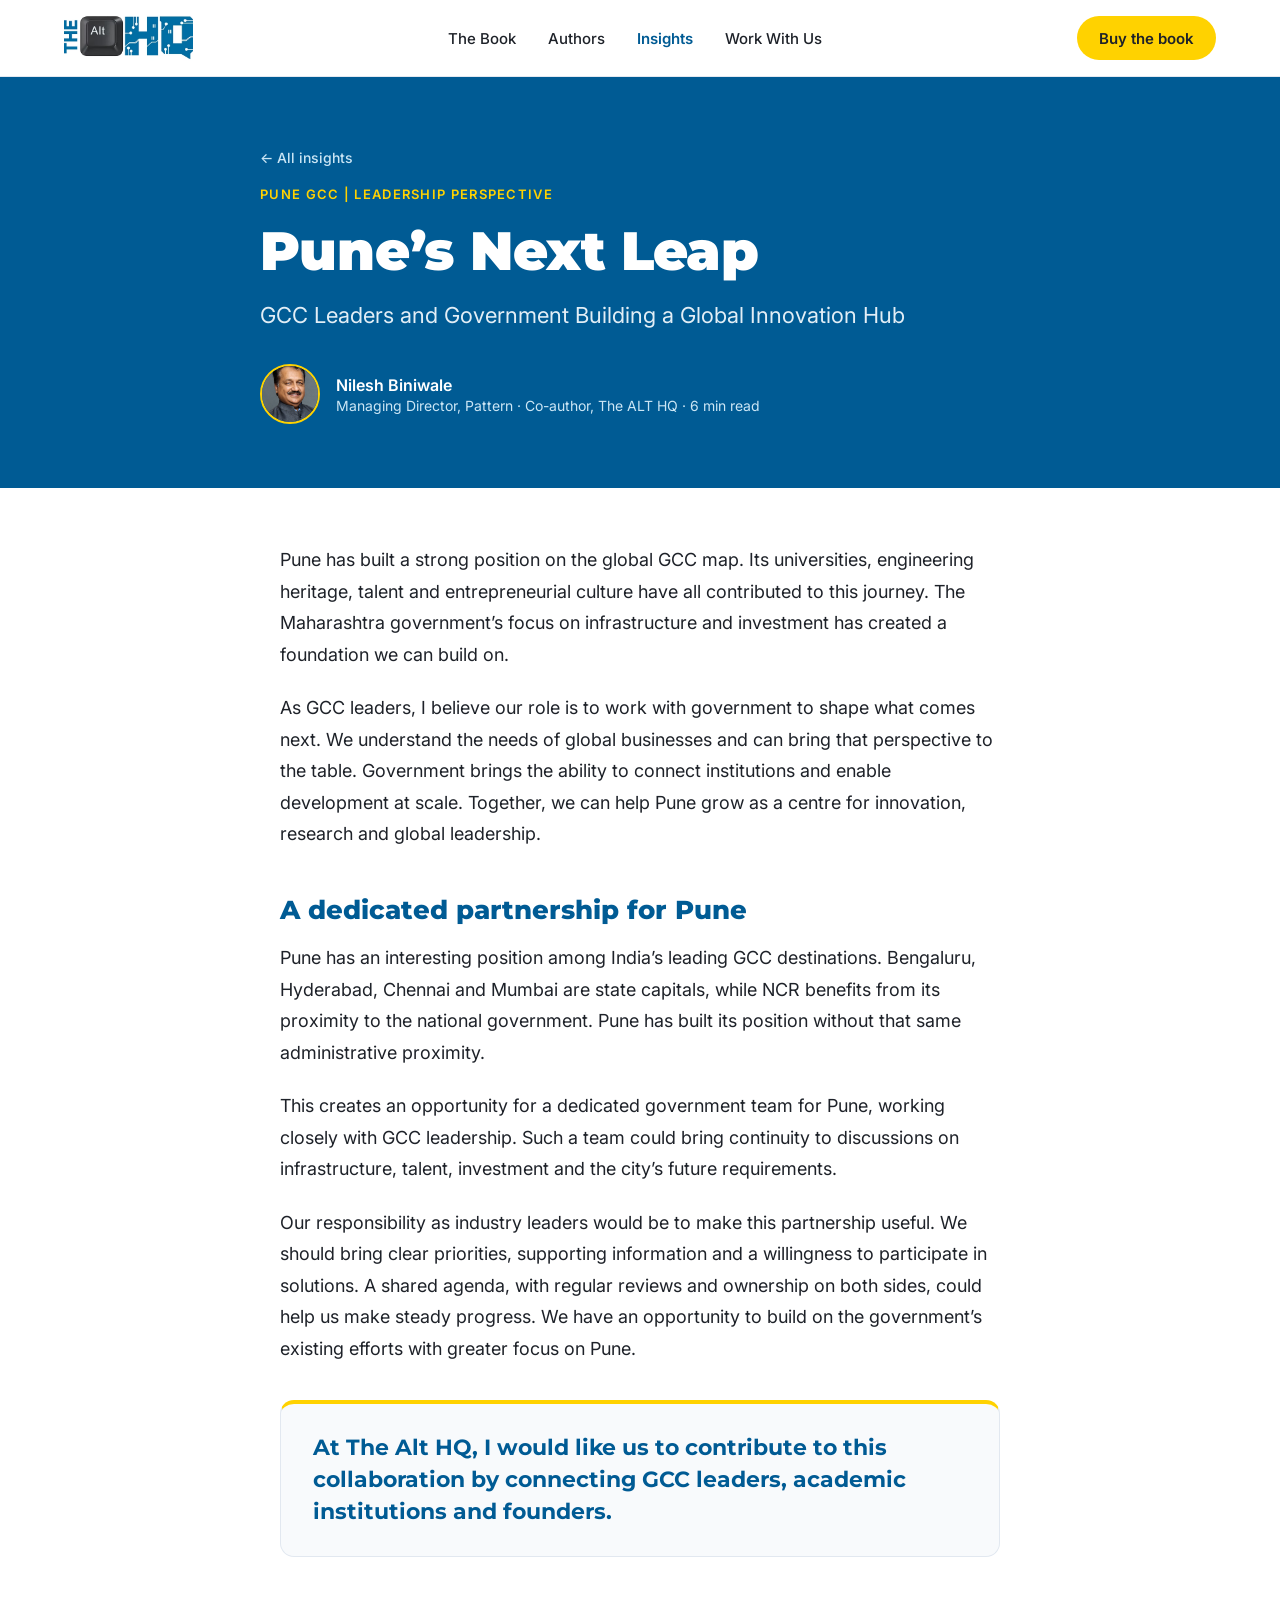
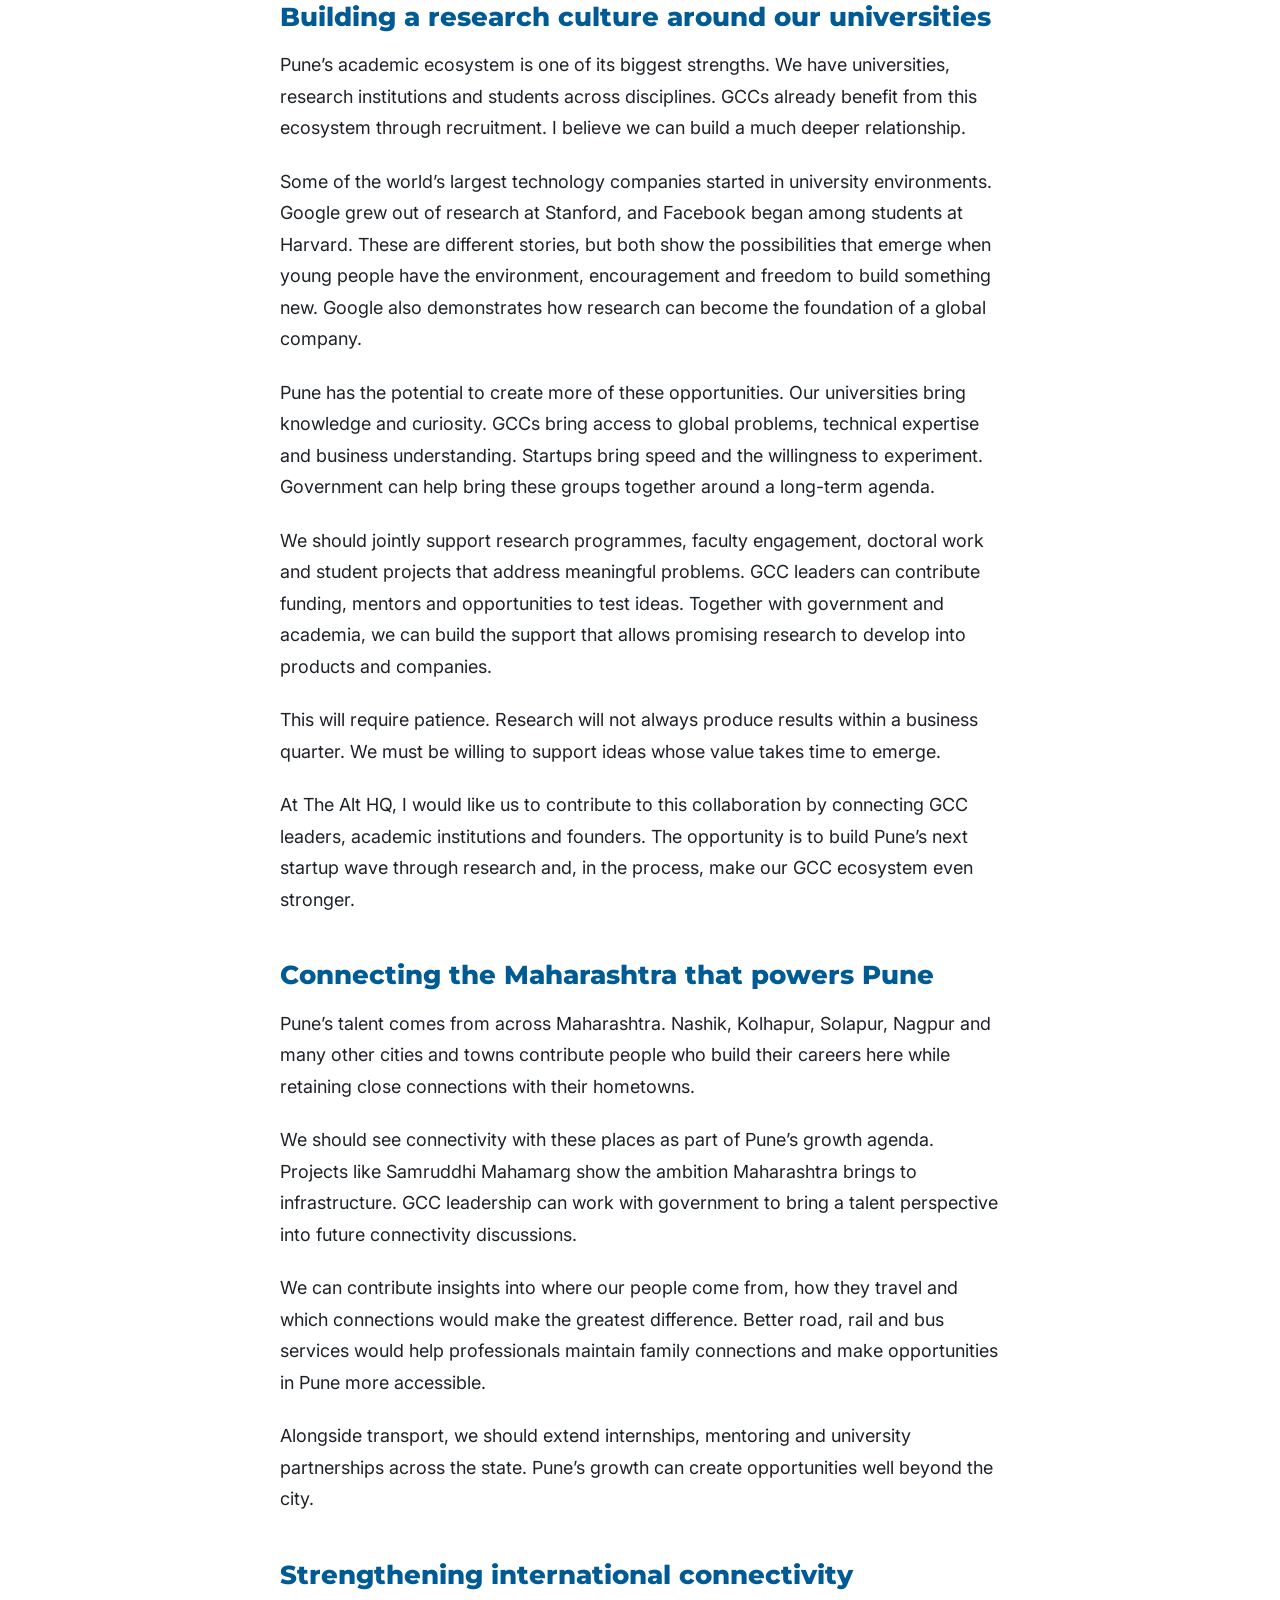
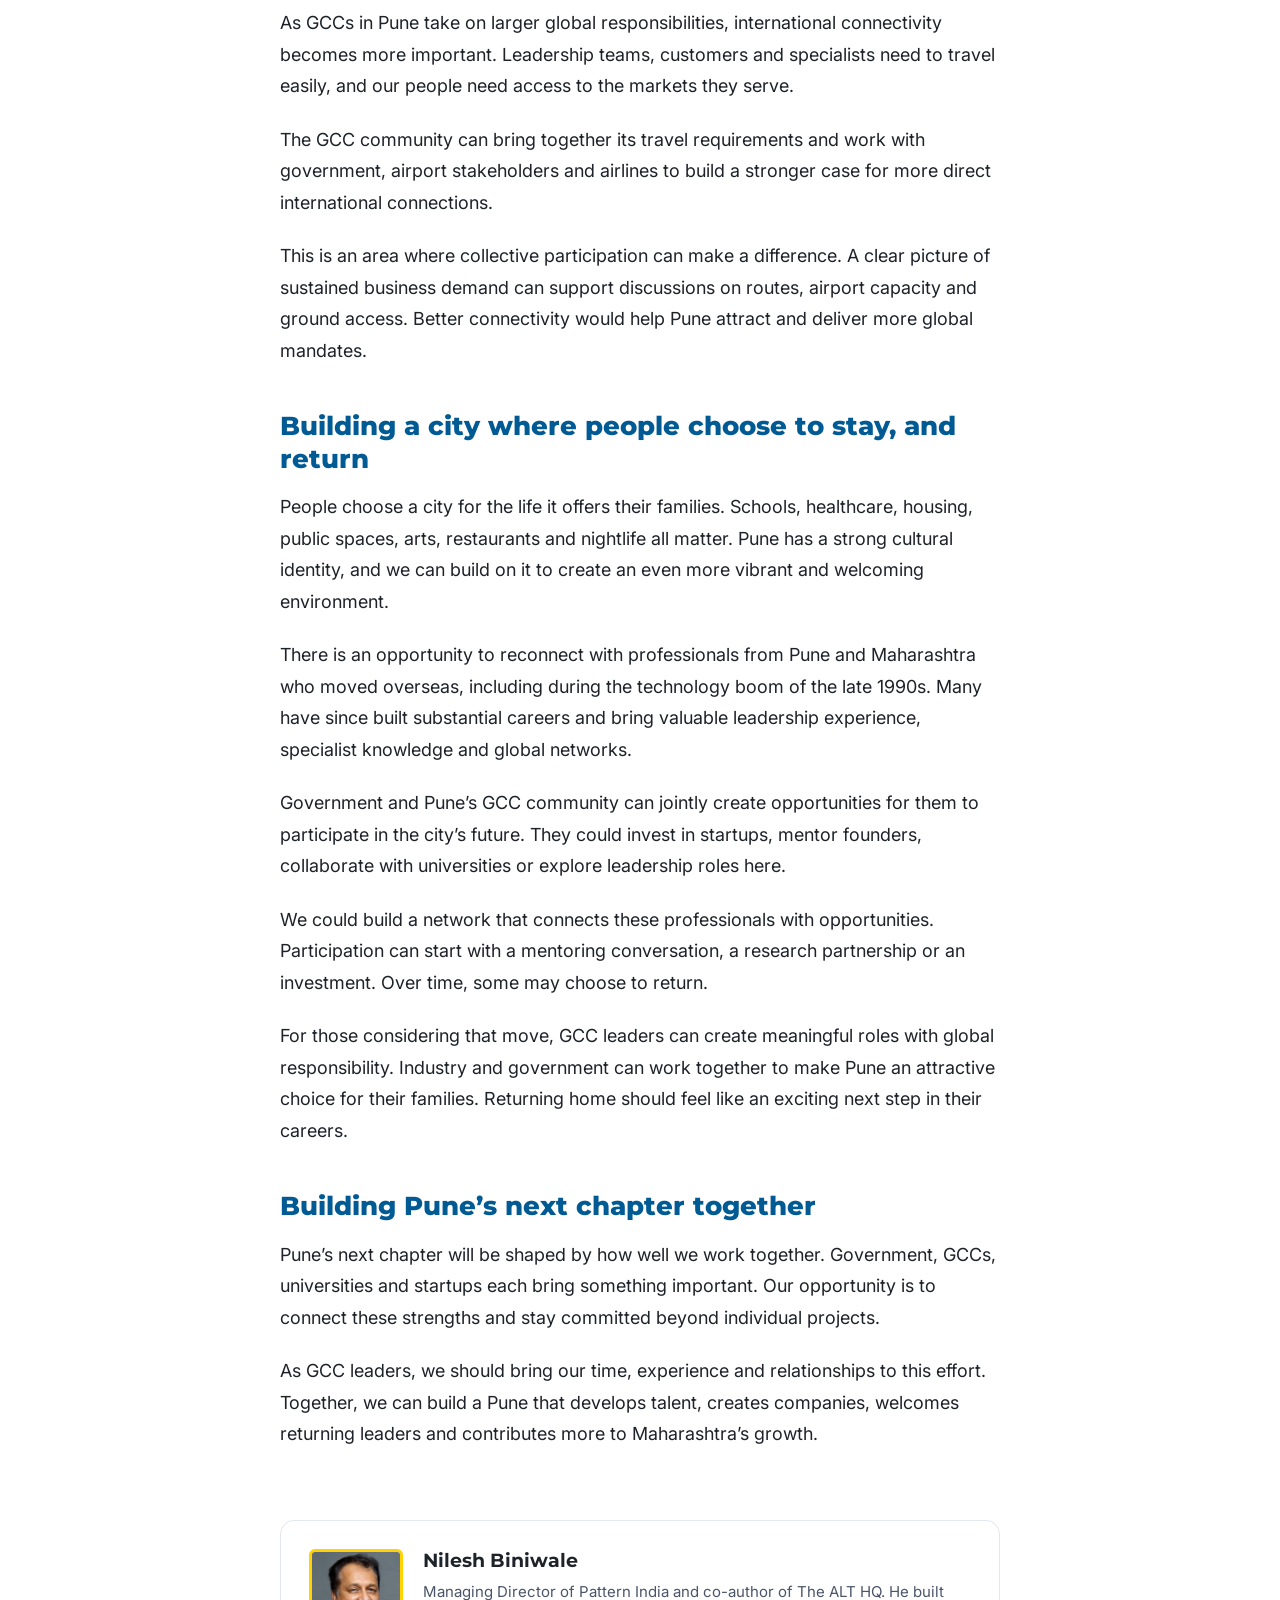
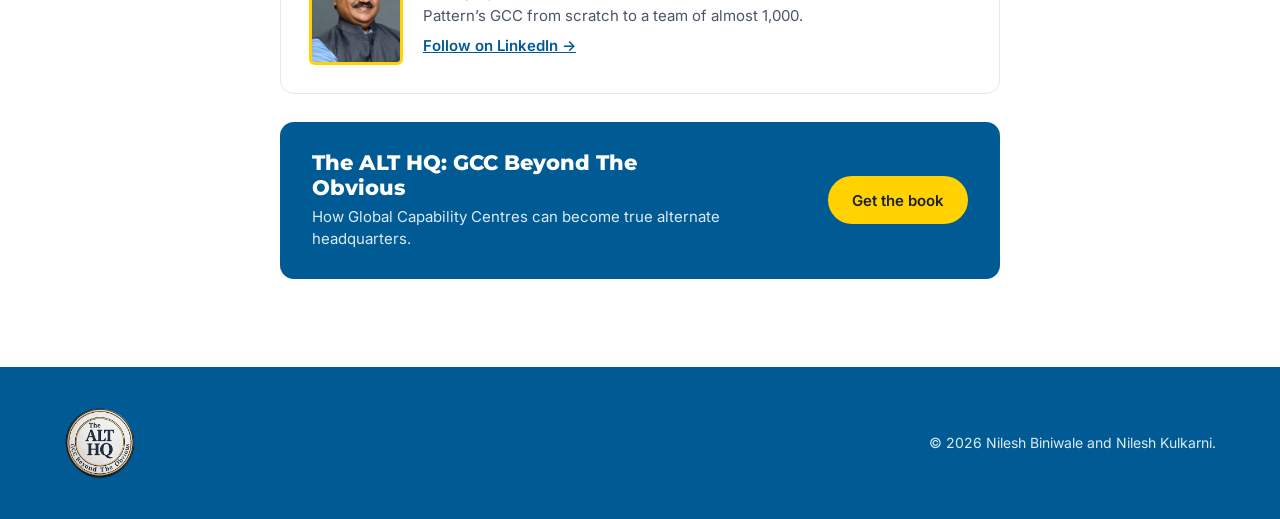
<file: insights/punes-next-leap.html>
<!doctype html>
<html lang="en-IN">
<head>
<meta charset="utf-8">
<meta name="viewport" content="width=device-width, initial-scale=1">
<title>Pune’s Next Leap | The ALT HQ</title>
<meta name="description" content="Nilesh Biniwale on how GCC leaders and government can build Pune into a global innovation hub.">
<meta property="og:title" content="Pune’s Next Leap | The ALT HQ">
<meta property="og:description" content="Nilesh Biniwale on how GCC leaders and government can build Pune into a global innovation hub.">
<meta property="og:type" content="article">
<meta property="og:image" content="../assets/cover-front-flat.jpg">
<meta name="theme-color" content="#005B94">
<link rel="icon" href="../assets/seal.png">
<link rel="preconnect" href="https://fonts.googleapis.com">
<link href="https://fonts.googleapis.com/css2?family=Montserrat:wght@600;700;800;900&amp;family=Inter:wght@400;500;600&amp;display=swap" rel="stylesheet">
<link rel="stylesheet" href="../css/article.css">
</head>
<body>
<div style="font-family: 'Inter', -apple-system, sans-serif; color: #1E2229; background: #FFFFFF; width: 100%; min-height: 100vh">

<header class="art-pad" style="position: sticky; top: 0; z-index: 10; background: #FFFFFF; border-bottom: 1px solid #E2E8F0; padding: 0 64px">
<nav style="max-width: 1240px; margin: 0 auto; height: 76px; display: flex; align-items: center; justify-content: space-between; gap: 24px" aria-label="Main">
<a href="../index.html" aria-label="The ALT HQ home" style="display: flex; align-items: center; text-decoration: none"><img src="../assets/wordmark.png" alt="The ALT HQ" class="art-logo" style="height: 46px; width: auto; display: block"></a>
<div class="art-nav-links" style="display: flex; align-items: center; gap: 32px; font-size: 15px; font-weight: 500">
<a href="../index.html#book" style="color: #1E2229; text-decoration: none">The Book</a>
<a href="../index.html#authors" style="color: #1E2229; text-decoration: none">Authors</a>
<a href="../index.html#insights" style="color: #005B94; text-decoration: none; font-weight: 600">Insights</a>
<a href="../index.html#work" style="color: #1E2229; text-decoration: none">Work With Us</a>
</div>
<a href="../index.html#buy" style="display: inline-flex; align-items: center; min-height: 44px; padding: 0 22px; border-radius: 999px; background: #FFD200; color: #1E2229; font-weight: 600; font-size: 15px; text-decoration: none">Buy the book</a>
</nav>
</header>

<article>
<div class="art-pad" style="background: #005B94; color: #FFFFFF; padding: 72px 64px 64px">
<div style="max-width: 760px; margin: 0 auto; display: flex; flex-direction: column; gap: 20px">
<a href="../index.html#insights" style="color: #CBE6F5; font-size: 14px; font-weight: 500; text-decoration: none">← All insights</a>
<span style="font-size: 13px; font-weight: 600; letter-spacing: 0.1em; text-transform: uppercase; color: #FFD200">Pune GCC  |  Leadership perspective</span>
<h1 class="art-h1" style="margin: 0; font-family: 'Montserrat', sans-serif; font-weight: 900; font-size: 54px; line-height: 1.08; letter-spacing: -0.01em">Pune’s Next Leap</h1>
<p style="margin: 0; font-size: 22px; line-height: 1.45; color: #E2EEF6">GCC Leaders and Government Building a Global Innovation Hub</p>
<div style="display: flex; align-items: center; gap: 16px; padding-top: 12px">
<img src="../assets/author-biniwale.jpg" alt="Nilesh Biniwale" style="width: 56px; height: 56px; border-radius: 50%; object-fit: cover; border: 2px solid #FFD200; display: block">
<div style="display: flex; flex-direction: column; gap: 2px">
<span style="font-weight: 600; font-size: 16px">Nilesh Biniwale</span>
<span style="font-size: 14px; color: #CBE6F5">Managing Director, Pattern  ·  Co-author, The ALT HQ  ·  6 min read</span>
</div>
</div>
</div>
</div>

<div class="art-pad art-body" style="padding: 56px 64px 24px">
<div style="max-width: 720px; margin: 0 auto">
<p>Pune has built a strong position on the global GCC map. Its universities, engineering heritage, talent and entrepreneurial culture have all contributed to this journey. The Maharashtra government’s focus on infrastructure and investment has created a foundation we can build on.</p>
<p>As GCC leaders, I believe our role is to work with government to shape what comes next. We understand the needs of global businesses and can bring that perspective to the table. Government brings the ability to connect institutions and enable development at scale. Together, we can help Pune grow as a centre for innovation, research and global leadership.</p>

<h2>A dedicated partnership for Pune</h2>
<p>Pune has an interesting position among India’s leading GCC destinations. Bengaluru, Hyderabad, Chennai and Mumbai are state capitals, while NCR benefits from its proximity to the national government. Pune has built its position without that same administrative proximity.</p>
<p>This creates an opportunity for a dedicated government team for Pune, working closely with GCC leadership. Such a team could bring continuity to discussions on infrastructure, talent, investment and the city’s future requirements.</p>
<p>Our responsibility as industry leaders would be to make this partnership useful. We should bring clear priorities, supporting information and a willingness to participate in solutions. A shared agenda, with regular reviews and ownership on both sides, could help us make steady progress. We have an opportunity to build on the government’s existing efforts with greater focus on Pune.</p>

<figure style="margin: 36px 0 40px; padding: 28px 32px; border-radius: 14px; background: #F8FAFC; border: 1px solid #E2E8F0; border-top: 4px solid #FFD200">
<blockquote style="margin: 0; font-family: 'Montserrat', sans-serif; font-weight: 700; font-size: 22px; line-height: 1.45; color: #005B94">At The Alt HQ, I would like us to contribute to this collaboration by connecting GCC leaders, academic institutions and founders.</blockquote>
</figure>

<h2>Building a research culture around our universities</h2>
<p>Pune’s academic ecosystem is one of its biggest strengths. We have universities, research institutions and students across disciplines. GCCs already benefit from this ecosystem through recruitment. I believe we can build a much deeper relationship.</p>
<p>Some of the world’s largest technology companies started in university environments. Google grew out of research at Stanford, and Facebook began among students at Harvard. These are different stories, but both show the possibilities that emerge when young people have the environment, encouragement and freedom to build something new. Google also demonstrates how research can become the foundation of a global company.</p>
<p>Pune has the potential to create more of these opportunities. Our universities bring knowledge and curiosity. GCCs bring access to global problems, technical expertise and business understanding. Startups bring speed and the willingness to experiment. Government can help bring these groups together around a long-term agenda.</p>
<p>We should jointly support research programmes, faculty engagement, doctoral work and student projects that address meaningful problems. GCC leaders can contribute funding, mentors and opportunities to test ideas. Together with government and academia, we can build the support that allows promising research to develop into products and companies.</p>
<p>This will require patience. Research will not always produce results within a business quarter. We must be willing to support ideas whose value takes time to emerge.</p>

<p>At The Alt HQ, I would like us to contribute to this collaboration by connecting GCC leaders, academic institutions and founders. The opportunity is to build Pune’s next startup wave through research and, in the process, make our GCC ecosystem even stronger.</p>

<h2>Connecting the Maharashtra that powers Pune</h2>
<p>Pune’s talent comes from across Maharashtra. Nashik, Kolhapur, Solapur, Nagpur and many other cities and towns contribute people who build their careers here while retaining close connections with their hometowns.</p>
<p>We should see connectivity with these places as part of Pune’s growth agenda. Projects like Samruddhi Mahamarg show the ambition Maharashtra brings to infrastructure. GCC leadership can work with government to bring a talent perspective into future connectivity discussions.</p>
<p>We can contribute insights into where our people come from, how they travel and which connections would make the greatest difference. Better road, rail and bus services would help professionals maintain family connections and make opportunities in Pune more accessible.</p>
<p>Alongside transport, we should extend internships, mentoring and university partnerships across the state. Pune’s growth can create opportunities well beyond the city.</p>

<h2>Strengthening international connectivity</h2>
<p>As GCCs in Pune take on larger global responsibilities, international connectivity becomes more important. Leadership teams, customers and specialists need to travel easily, and our people need access to the markets they serve.</p>
<p>The GCC community can bring together its travel requirements and work with government, airport stakeholders and airlines to build a stronger case for more direct international connections.</p>
<p>This is an area where collective participation can make a difference. A clear picture of sustained business demand can support discussions on routes, airport capacity and ground access. Better connectivity would help Pune attract and deliver more global mandates.</p>

<h2>Building a city where people choose to stay, and return</h2>
<p>People choose a city for the life it offers their families. Schools, healthcare, housing, public spaces, arts, restaurants and nightlife all matter. Pune has a strong cultural identity, and we can build on it to create an even more vibrant and welcoming environment.</p>
<p>There is an opportunity to reconnect with professionals from Pune and Maharashtra who moved overseas, including during the technology boom of the late 1990s. Many have since built substantial careers and bring valuable leadership experience, specialist knowledge and global networks.</p>
<p>Government and Pune’s GCC community can jointly create opportunities for them to participate in the city’s future. They could invest in startups, mentor founders, collaborate with universities or explore leadership roles here.</p>
<p>We could build a network that connects these professionals with opportunities. Participation can start with a mentoring conversation, a research partnership or an investment. Over time, some may choose to return.</p>
<p>For those considering that move, GCC leaders can create meaningful roles with global responsibility. Industry and government can work together to make Pune an attractive choice for their families. Returning home should feel like an exciting next step in their careers.</p>

<h2>Building Pune’s next chapter together</h2>
<p>Pune’s next chapter will be shaped by how well we work together. Government, GCCs, universities and startups each bring something important. Our opportunity is to connect these strengths and stay committed beyond individual projects.</p>
<p>As GCC leaders, we should bring our time, experience and relationships to this effort. Together, we can build a Pune that develops talent, creates companies, welcomes returning leaders and contributes more to Maharashtra’s growth.</p>
</div>
</div>

<div class="art-pad" style="padding: 24px 64px 88px">
<div style="max-width: 720px; margin: 0 auto; display: flex; flex-direction: column; gap: 28px">
<div style="display: flex; gap: 20px; align-items: flex-start; padding: 28px; border-radius: 14px; border: 1px solid #E2E8F0">
<img src="../assets/author-biniwale.jpg" alt="Nilesh Biniwale" style="width: 88px; height: 110px; object-fit: cover; border: 3px solid #FFD200; border-radius: 6px; flex-shrink: 0; display: block">
<div style="display: flex; flex-direction: column; gap: 8px">
<span style="font-family: 'Montserrat', sans-serif; font-weight: 700; font-size: 19px">Nilesh Biniwale</span>
<p style="margin: 0; font-size: 15px; line-height: 1.6; color: #4A5568">Managing Director of Pattern India and co-author of The ALT HQ. He built Pattern’s GCC from scratch to a team of almost 1,000.</p>
<a href="https://www.linkedin.com/in/nileshbiniwale/" target="_blank" rel="noopener" style="font-size: 15px; font-weight: 600">Follow on LinkedIn →</a>
</div>
</div>
<div style="display: flex; flex-wrap: wrap; align-items: center; justify-content: space-between; gap: 20px; padding: 28px 32px; border-radius: 14px; background: #005B94; color: #FFFFFF">
<div style="display: flex; flex-direction: column; gap: 6px; max-width: 420px">
<span style="font-family: 'Montserrat', sans-serif; font-weight: 800; font-size: 21px">The ALT HQ: GCC Beyond The Obvious</span>
<span style="font-size: 15px; line-height: 1.5; color: #DCEBF5">How Global Capability Centres can become true alternate headquarters.</span>
</div>
<a href="../index.html#buy" style="display: inline-flex; align-items: center; min-height: 48px; padding: 0 24px; border-radius: 999px; background: #FFD200; color: #1E2229; font-weight: 600; font-size: 15px; text-decoration: none">Get the book</a>
</div>
</div>
</div>
</article>

<footer class="art-pad" style="background: #005B94; color: #FFFFFF; padding: 40px 64px">
<div style="max-width: 1240px; margin: 0 auto; display: flex; flex-wrap: wrap; align-items: center; justify-content: space-between; gap: 20px">
<img src="../assets/seal.png" alt="The ALT HQ seal" style="width: 72px; height: 72px; display: block">
<span style="font-size: 14px; color: #DCEBF5">© 2026 Nilesh Biniwale and Nilesh Kulkarni.</span>
</div>
</footer>

</div>

</body>
</html>
</file>
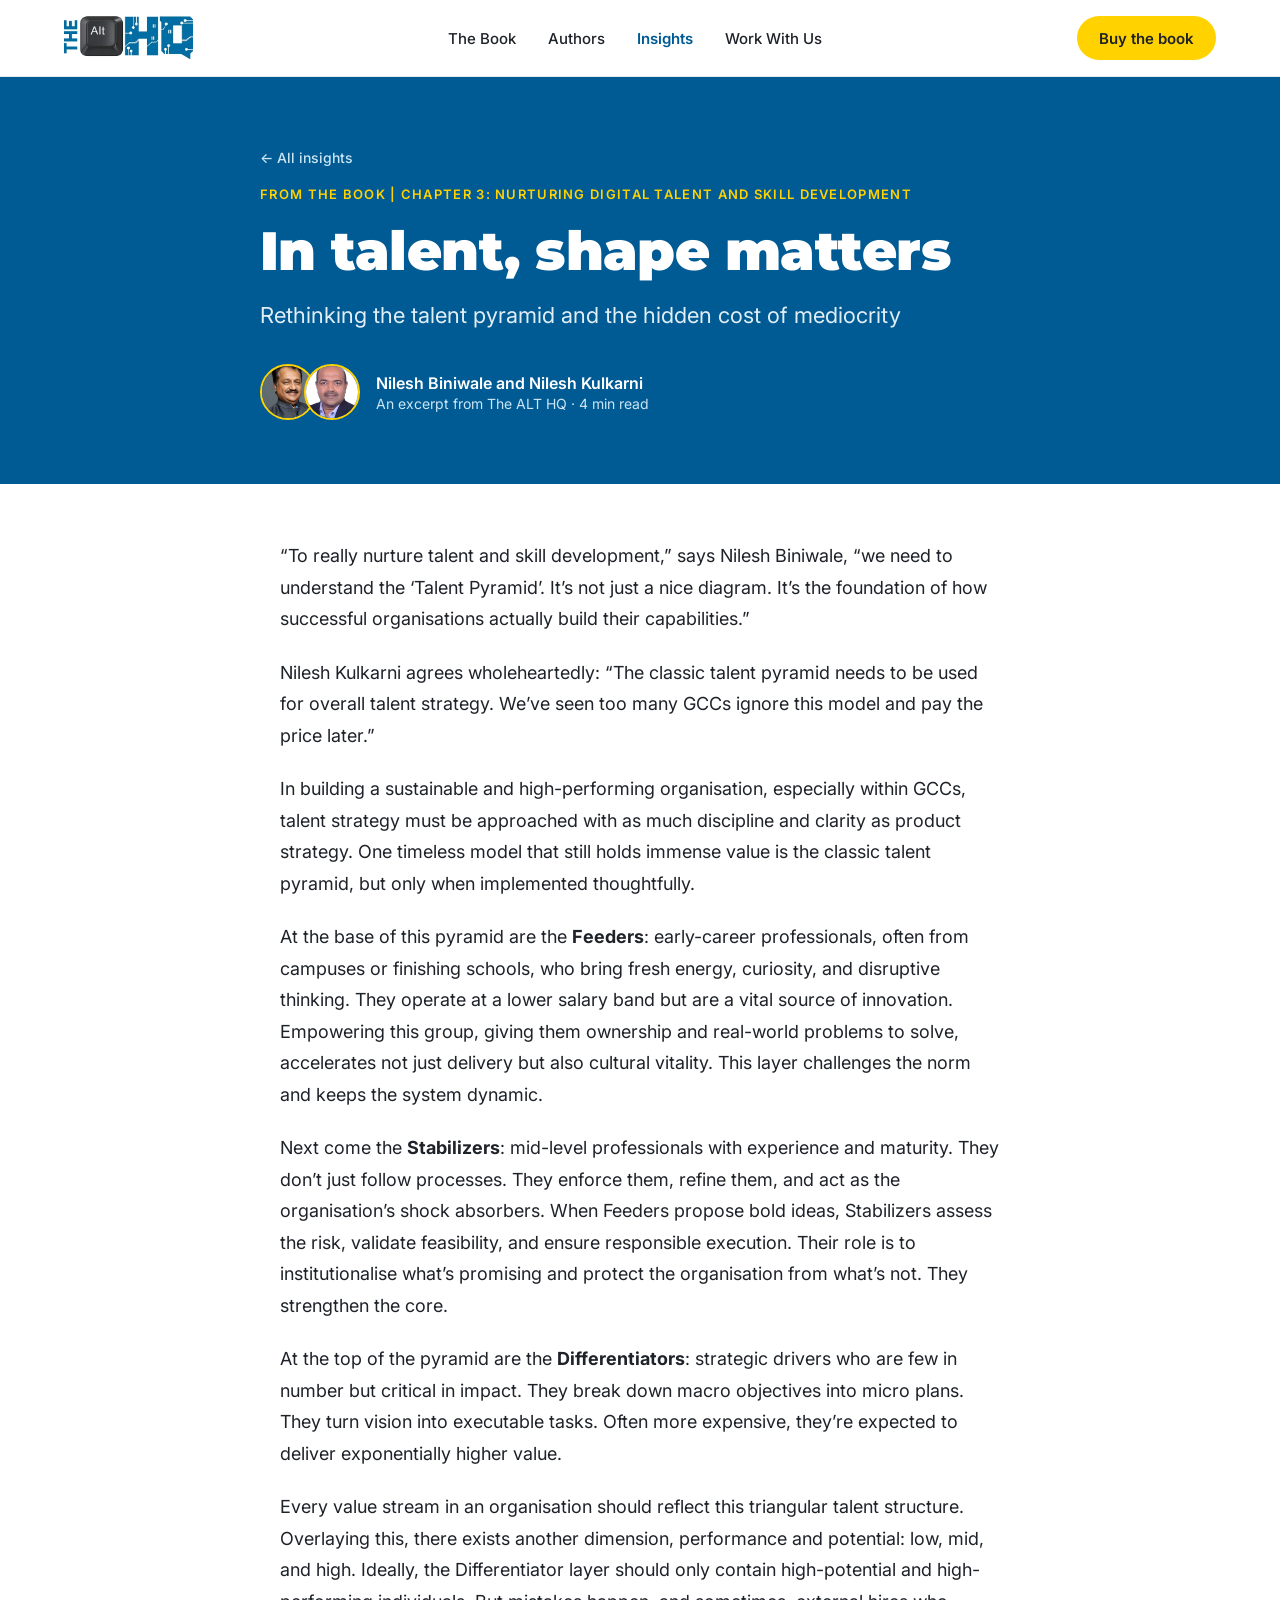
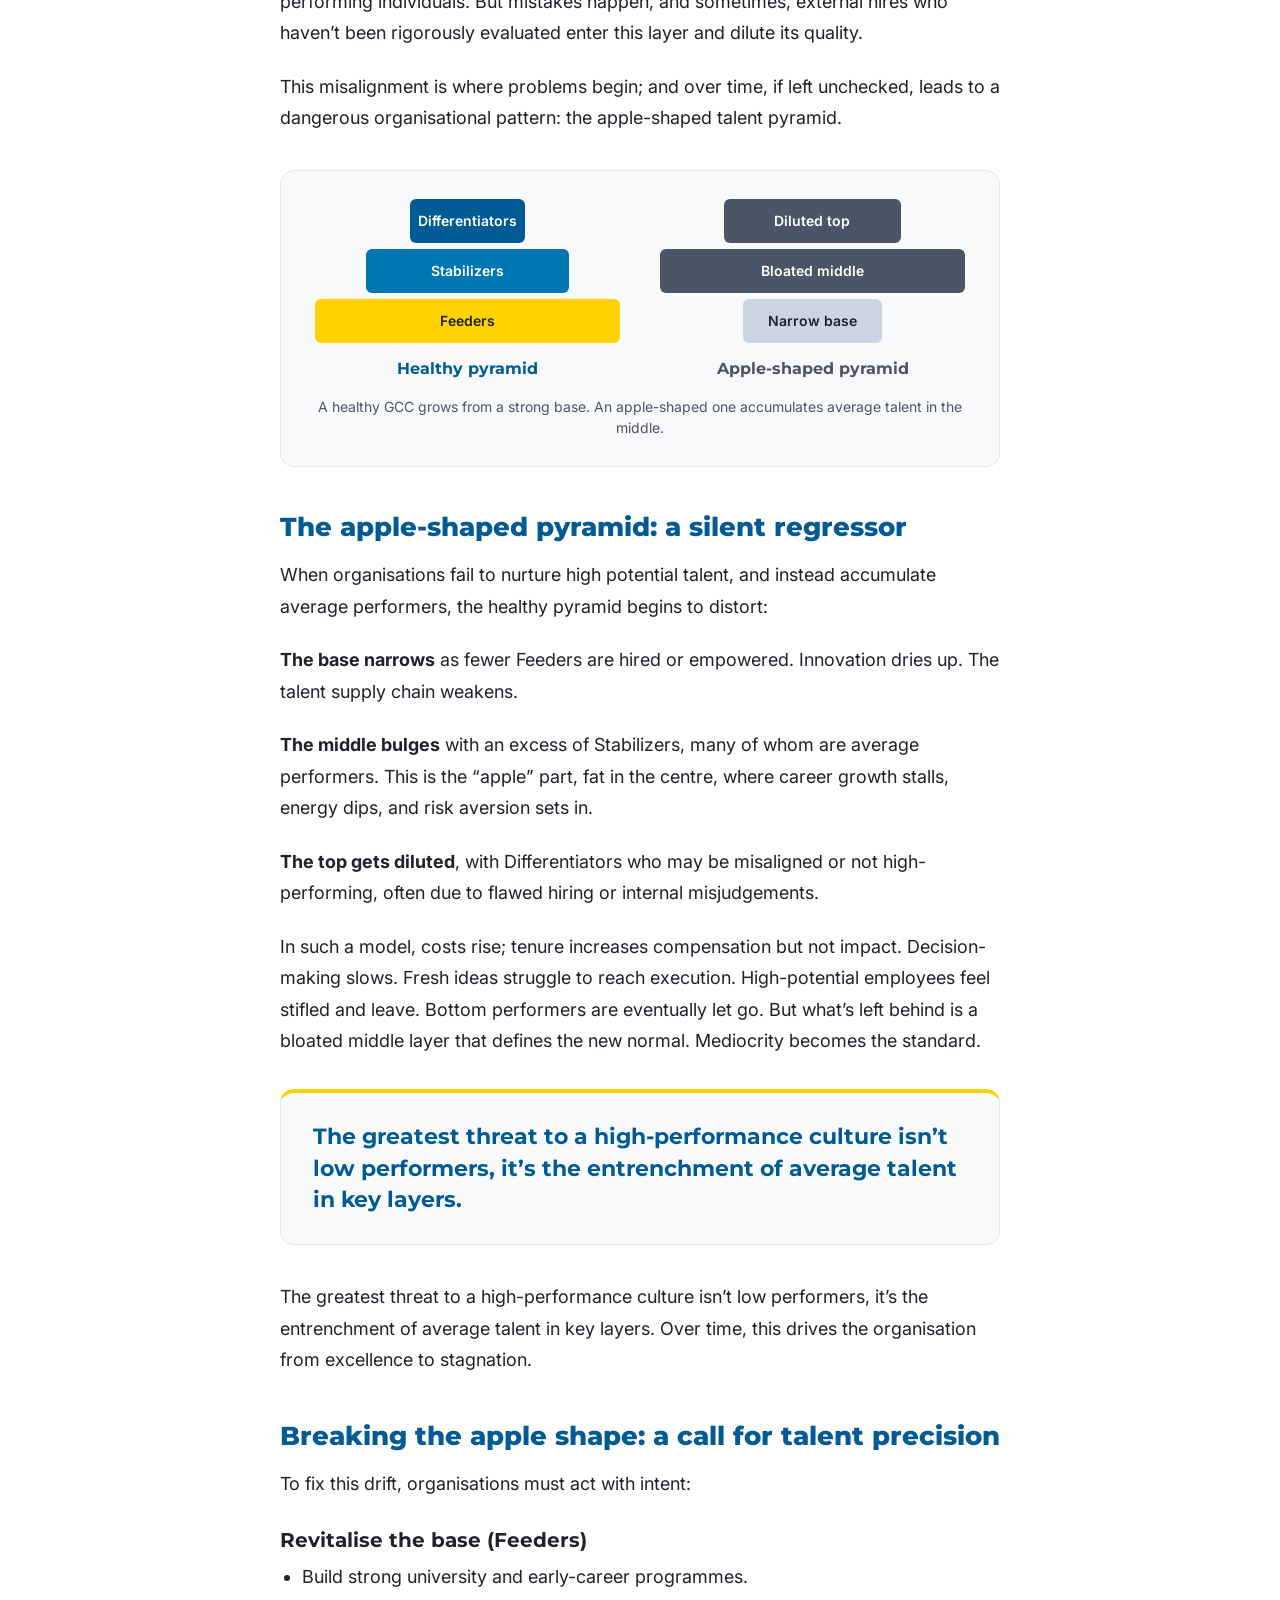
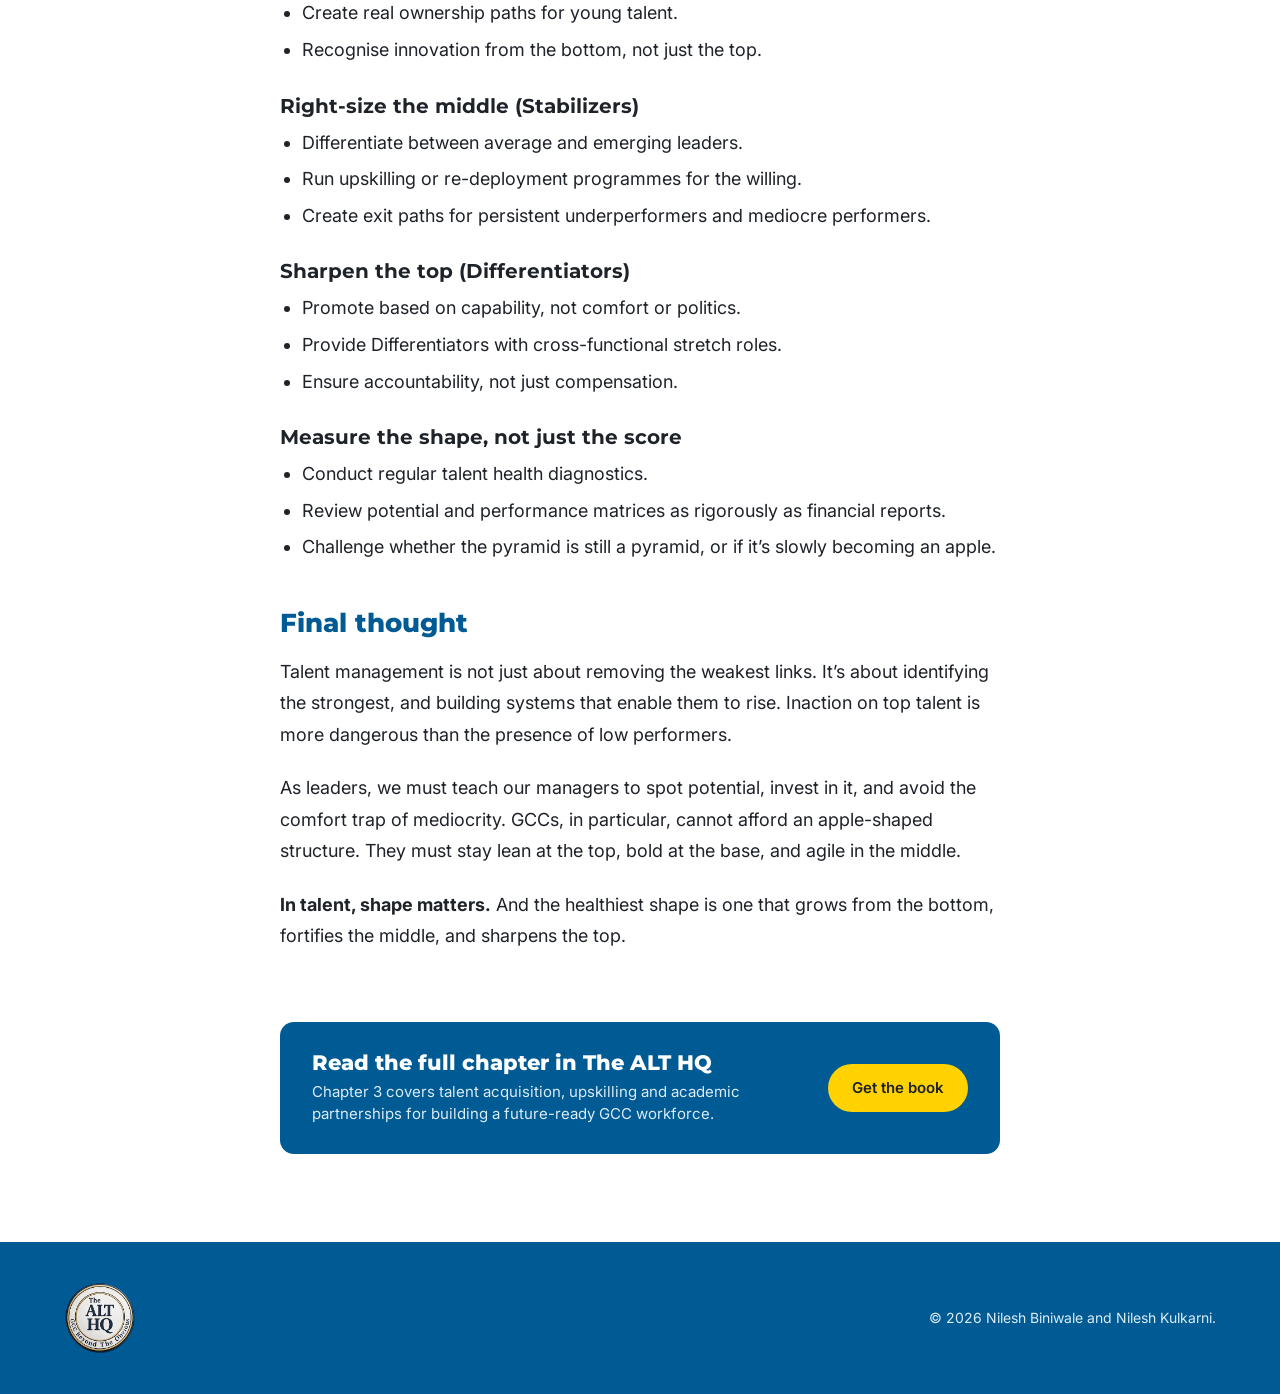
<file: insights/talent-shape-matters.html>
<!doctype html>
<html lang="en-IN">
<head>
<meta charset="utf-8">
<meta name="viewport" content="width=device-width, initial-scale=1">
<title>In talent, shape matters | The ALT HQ</title>
<meta name="description" content="An excerpt from The ALT HQ on the talent pyramid and the hidden cost of the apple-shaped organisation.">
<meta property="og:title" content="In talent, shape matters | The ALT HQ">
<meta property="og:description" content="An excerpt from The ALT HQ on the talent pyramid and the hidden cost of the apple-shaped organisation.">
<meta property="og:type" content="article">
<meta property="og:image" content="../assets/cover-front-flat.jpg">
<meta name="theme-color" content="#005B94">
<link rel="icon" href="../assets/seal.png">
<link rel="preconnect" href="https://fonts.googleapis.com">
<link href="https://fonts.googleapis.com/css2?family=Montserrat:wght@600;700;800;900&amp;family=Inter:wght@400;500;600&amp;display=swap" rel="stylesheet">
<link rel="stylesheet" href="../css/article.css">
</head>
<body>
<div style="font-family: 'Inter', -apple-system, sans-serif; color: #1E2229; background: #FFFFFF; width: 100%; min-height: 100vh">

<header class="art-pad" style="position: sticky; top: 0; z-index: 10; background: #FFFFFF; border-bottom: 1px solid #E2E8F0; padding: 0 64px">
<nav style="max-width: 1240px; margin: 0 auto; height: 76px; display: flex; align-items: center; justify-content: space-between; gap: 24px" aria-label="Main">
<a href="../index.html" aria-label="The ALT HQ home" style="display: flex; align-items: center; text-decoration: none"><img src="../assets/wordmark.png" alt="The ALT HQ" class="art-logo" style="height: 46px; width: auto; display: block"></a>
<div class="art-nav-links" style="display: flex; align-items: center; gap: 32px; font-size: 15px; font-weight: 500">
<a href="../index.html#book" style="color: #1E2229; text-decoration: none">The Book</a>
<a href="../index.html#authors" style="color: #1E2229; text-decoration: none">Authors</a>
<a href="../index.html#insights" style="color: #005B94; text-decoration: none; font-weight: 600">Insights</a>
<a href="../index.html#work" style="color: #1E2229; text-decoration: none">Work With Us</a>
</div>
<a href="../index.html#buy" style="display: inline-flex; align-items: center; min-height: 44px; padding: 0 22px; border-radius: 999px; background: #FFD200; color: #1E2229; font-weight: 600; font-size: 15px; text-decoration: none">Buy the book</a>
</nav>
</header>

<article>
<div class="art-pad" style="background: #005B94; color: #FFFFFF; padding: 72px 64px 64px">
<div style="max-width: 760px; margin: 0 auto; display: flex; flex-direction: column; gap: 20px">
<a href="../index.html#insights" style="color: #CBE6F5; font-size: 14px; font-weight: 500; text-decoration: none">← All insights</a>
<span style="font-size: 13px; font-weight: 600; letter-spacing: 0.1em; text-transform: uppercase; color: #FFD200">From the book  |  Chapter 3: Nurturing Digital Talent and Skill Development</span>
<h1 class="art-h1" style="margin: 0; font-family: 'Montserrat', sans-serif; font-weight: 900; font-size: 54px; line-height: 1.08; letter-spacing: -0.01em">In talent, shape matters</h1>
<p style="margin: 0; font-size: 22px; line-height: 1.45; color: #E2EEF6">Rethinking the talent pyramid and the hidden cost of mediocrity</p>
<div style="display: flex; align-items: center; gap: 16px; padding-top: 12px">
<div style="display: flex">
<img src="../assets/author-biniwale.jpg" alt="Nilesh Biniwale" style="width: 52px; height: 52px; border-radius: 50%; object-fit: cover; border: 2px solid #FFD200; display: block">
<img src="../assets/author-kulkarni.jpg" alt="Nilesh Kulkarni" style="width: 52px; height: 52px; border-radius: 50%; object-fit: cover; border: 2px solid #FFD200; display: block; margin-left: -12px">
</div>
<div style="display: flex; flex-direction: column; gap: 2px">
<span style="font-weight: 600; font-size: 16px">Nilesh Biniwale and Nilesh Kulkarni</span>
<span style="font-size: 14px; color: #CBE6F5">An excerpt from The ALT HQ  ·  4 min read</span>
</div>
</div>
</div>
</div>

<div class="art-pad art-body" style="padding: 56px 64px 24px">
<div style="max-width: 720px; margin: 0 auto">
<p>“To really nurture talent and skill development,” says Nilesh Biniwale, “we need to understand the ‘Talent Pyramid’. It’s not just a nice diagram. It’s the foundation of how successful organisations actually build their capabilities.”</p>
<p>Nilesh Kulkarni agrees wholeheartedly: “The classic talent pyramid needs to be used for overall talent strategy. We’ve seen too many GCCs ignore this model and pay the price later.”</p>
<p>In building a sustainable and high-performing organisation, especially within GCCs, talent strategy must be approached with as much discipline and clarity as product strategy. One timeless model that still holds immense value is the classic talent pyramid, but only when implemented thoughtfully.</p>
<p>At the base of this pyramid are the <strong>Feeders</strong>: early-career professionals, often from campuses or finishing schools, who bring fresh energy, curiosity, and disruptive thinking. They operate at a lower salary band but are a vital source of innovation. Empowering this group, giving them ownership and real-world problems to solve, accelerates not just delivery but also cultural vitality. This layer challenges the norm and keeps the system dynamic.</p>
<p>Next come the <strong>Stabilizers</strong>: mid-level professionals with experience and maturity. They don’t just follow processes. They enforce them, refine them, and act as the organisation’s shock absorbers. When Feeders propose bold ideas, Stabilizers assess the risk, validate feasibility, and ensure responsible execution. Their role is to institutionalise what’s promising and protect the organisation from what’s not. They strengthen the core.</p>
<p>At the top of the pyramid are the <strong>Differentiators</strong>: strategic drivers who are few in number but critical in impact. They break down macro objectives into micro plans. They turn vision into executable tasks. Often more expensive, they’re expected to deliver exponentially higher value.</p>
<p>Every value stream in an organisation should reflect this triangular talent structure. Overlaying this, there exists another dimension, performance and potential: low, mid, and high. Ideally, the Differentiator layer should only contain high-potential and high-performing individuals. But mistakes happen, and sometimes, external hires who haven’t been rigorously evaluated enter this layer and dilute its quality.</p>
<p>This misalignment is where problems begin; and over time, if left unchecked, leads to a dangerous organisational pattern: the apple-shaped talent pyramid.</p>
<figure style="margin: 36px 0 40px; padding: 28px; border-radius: 14px; background: #F8FAFC; border: 1px solid #E2E8F0">
<div style="display: grid; grid-template-columns: repeat(2, minmax(0, 1fr)); gap: 28px">
<div style="display: flex; flex-direction: column; gap: 6px">
<div style="width: 36%; min-height: 44px; margin: 0 auto; background: #005B94; border-radius: 6px; display: flex; align-items: center; justify-content: center; color: #FFFFFF; font-size: 14px; font-weight: 600; text-align: center; padding: 6px 8px; box-sizing: border-box">Differentiators</div>
<div style="width: 64%; min-height: 44px; margin: 0 auto; background: #0077B3; border-radius: 6px; display: flex; align-items: center; justify-content: center; color: #FFFFFF; font-size: 14px; font-weight: 600; text-align: center; padding: 6px 8px; box-sizing: border-box">Stabilizers</div>
<div style="width: 96%; min-height: 44px; margin: 0 auto; background: #FFD200; border-radius: 6px; display: flex; align-items: center; justify-content: center; color: #1E2229; font-size: 14px; font-weight: 600; text-align: center; padding: 6px 8px; box-sizing: border-box">Feeders</div>
<span style="margin-top: 10px; text-align: center; font-family: 'Montserrat', sans-serif; font-weight: 700; font-size: 16px; color: #005B94">Healthy pyramid</span>
</div>
<div style="display: flex; flex-direction: column; gap: 6px">
<div style="width: 56%; min-height: 44px; margin: 0 auto; background: #4A5568; border-radius: 6px; display: flex; align-items: center; justify-content: center; color: #FFFFFF; font-size: 14px; font-weight: 600; text-align: center; padding: 6px 8px; box-sizing: border-box">Diluted top</div>
<div style="width: 96%; min-height: 44px; margin: 0 auto; background: #4A5568; border-radius: 6px; display: flex; align-items: center; justify-content: center; color: #FFFFFF; font-size: 14px; font-weight: 600; text-align: center; padding: 6px 8px; box-sizing: border-box">Bloated middle</div>
<div style="width: 44%; min-height: 44px; margin: 0 auto; background: #CBD5E1; border-radius: 6px; display: flex; align-items: center; justify-content: center; color: #1E2229; font-size: 14px; font-weight: 600; text-align: center; padding: 6px 8px; box-sizing: border-box">Narrow base</div>
<span style="margin-top: 10px; text-align: center; font-family: 'Montserrat', sans-serif; font-weight: 700; font-size: 16px; color: #4A5568">Apple-shaped pyramid</span>
</div>
</div>
<figcaption style="margin-top: 18px; font-size: 14px; line-height: 1.5; color: #4A5568; text-align: center">A healthy GCC grows from a strong base. An apple-shaped one accumulates average talent in the middle.</figcaption>
</figure>
<h2>The apple-shaped pyramid: a silent regressor</h2>
<p>When organisations fail to nurture high potential talent, and instead accumulate average performers, the healthy pyramid begins to distort:</p>
<p><strong>The base narrows</strong> as fewer Feeders are hired or empowered. Innovation dries up. The talent supply chain weakens.</p>
<p><strong>The middle bulges</strong> with an excess of Stabilizers, many of whom are average performers. This is the “apple” part, fat in the centre, where career growth stalls, energy dips, and risk aversion sets in.</p>
<p><strong>The top gets diluted</strong>, with Differentiators who may be misaligned or not high-performing, often due to flawed hiring or internal misjudgements.</p>
<p>In such a model, costs rise; tenure increases compensation but not impact. Decision-making slows. Fresh ideas struggle to reach execution. High-potential employees feel stifled and leave. Bottom performers are eventually let go. But what’s left behind is a bloated middle layer that defines the new normal. Mediocrity becomes the standard.</p>
<figure style="margin: 32px 0 36px; padding: 28px 32px; border-radius: 14px; background: #F8FAFC; border: 1px solid #E2E8F0; border-top: 4px solid #FFD200">
<blockquote style="margin: 0; font-family: 'Montserrat', sans-serif; font-weight: 700; font-size: 22px; line-height: 1.45; color: #005B94">The greatest threat to a high-performance culture isn’t low performers, it’s the entrenchment of average talent in key layers.</blockquote>
</figure>
<p>The greatest threat to a high-performance culture isn’t low performers, it’s the entrenchment of average talent in key layers. Over time, this drives the organisation from excellence to stagnation.</p>
<h2>Breaking the apple shape: a call for talent precision</h2>
<p>To fix this drift, organisations must act with intent:</p>
<h3 style="margin: 28px 0 10px; font-family: 'Montserrat', sans-serif; font-weight: 700; font-size: 20px; color: #1E2229">Revitalise the base (Feeders)</h3>
<ul style="margin: 0 0 22px; padding-left: 22px; font-size: 18px; line-height: 1.7; color: #1E2229"><li style="margin-bottom: 6px">Build strong university and early-career programmes.</li><li style="margin-bottom: 6px">Create real ownership paths for young talent.</li><li style="margin-bottom: 6px">Recognise innovation from the bottom, not just the top.</li></ul>
<h3 style="margin: 28px 0 10px; font-family: 'Montserrat', sans-serif; font-weight: 700; font-size: 20px; color: #1E2229">Right-size the middle (Stabilizers)</h3>
<ul style="margin: 0 0 22px; padding-left: 22px; font-size: 18px; line-height: 1.7; color: #1E2229"><li style="margin-bottom: 6px">Differentiate between average and emerging leaders.</li><li style="margin-bottom: 6px">Run upskilling or re-deployment programmes for the willing.</li><li style="margin-bottom: 6px">Create exit paths for persistent underperformers and mediocre performers.</li></ul>
<h3 style="margin: 28px 0 10px; font-family: 'Montserrat', sans-serif; font-weight: 700; font-size: 20px; color: #1E2229">Sharpen the top (Differentiators)</h3>
<ul style="margin: 0 0 22px; padding-left: 22px; font-size: 18px; line-height: 1.7; color: #1E2229"><li style="margin-bottom: 6px">Promote based on capability, not comfort or politics.</li><li style="margin-bottom: 6px">Provide Differentiators with cross-functional stretch roles.</li><li style="margin-bottom: 6px">Ensure accountability, not just compensation.</li></ul>
<h3 style="margin: 28px 0 10px; font-family: 'Montserrat', sans-serif; font-weight: 700; font-size: 20px; color: #1E2229">Measure the shape, not just the score</h3>
<ul style="margin: 0 0 22px; padding-left: 22px; font-size: 18px; line-height: 1.7; color: #1E2229"><li style="margin-bottom: 6px">Conduct regular talent health diagnostics.</li><li style="margin-bottom: 6px">Review potential and performance matrices as rigorously as financial reports.</li><li style="margin-bottom: 6px">Challenge whether the pyramid is still a pyramid, or if it’s slowly becoming an apple.</li></ul>
<h2>Final thought</h2>
<p>Talent management is not just about removing the weakest links. It’s about identifying the strongest, and building systems that enable them to rise. Inaction on top talent is more dangerous than the presence of low performers.</p>
<p>As leaders, we must teach our managers to spot potential, invest in it, and avoid the comfort trap of mediocrity. GCCs, in particular, cannot afford an apple-shaped structure. They must stay lean at the top, bold at the base, and agile in the middle.</p>
<p><strong>In talent, shape matters.</strong> And the healthiest shape is one that grows from the bottom, fortifies the middle, and sharpens the top.</p>
</div>
</div>

<div class="art-pad" style="padding: 24px 64px 88px">
<div style="max-width: 720px; margin: 0 auto">
<div style="display: flex; flex-wrap: wrap; align-items: center; justify-content: space-between; gap: 20px; padding: 28px 32px; border-radius: 14px; background: #005B94; color: #FFFFFF">
<div style="display: flex; flex-direction: column; gap: 6px; max-width: 440px">
<span style="font-family: 'Montserrat', sans-serif; font-weight: 800; font-size: 21px">Read the full chapter in The ALT HQ</span>
<span style="font-size: 15px; line-height: 1.5; color: #DCEBF5">Chapter 3 covers talent acquisition, upskilling and academic partnerships for building a future-ready GCC workforce.</span>
</div>
<a href="../index.html#buy" style="display: inline-flex; align-items: center; min-height: 48px; padding: 0 24px; border-radius: 999px; background: #FFD200; color: #1E2229; font-weight: 600; font-size: 15px; text-decoration: none">Get the book</a>
</div>
</div>
</div>
</article>

<footer class="art-pad" style="background: #005B94; color: #FFFFFF; padding: 40px 64px">
<div style="max-width: 1240px; margin: 0 auto; display: flex; flex-wrap: wrap; align-items: center; justify-content: space-between; gap: 20px">
<img src="../assets/seal.png" alt="The ALT HQ seal" style="width: 72px; height: 72px; display: block">
<span style="font-size: 14px; color: #DCEBF5">© 2026 Nilesh Biniwale and Nilesh Kulkarni.</span>
</div>
</footer>

</div>

</body>
</html>
</file>
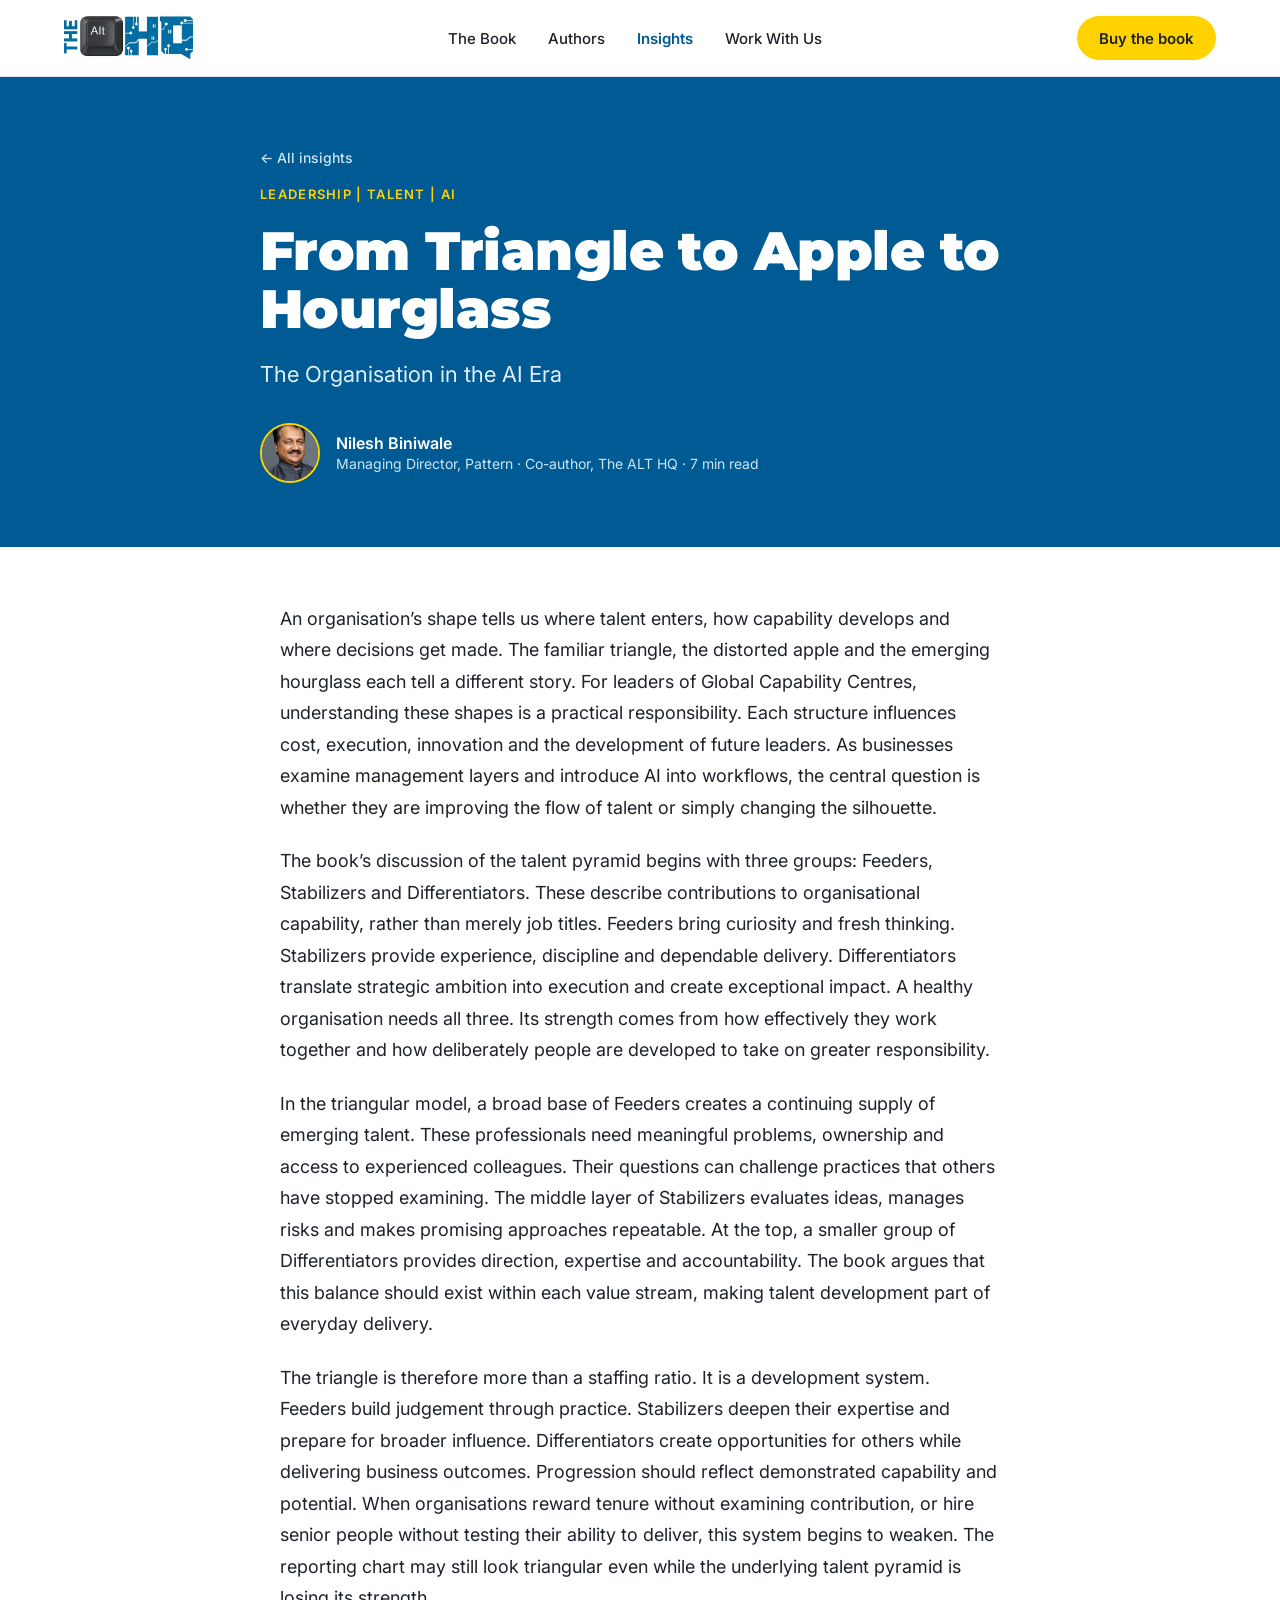
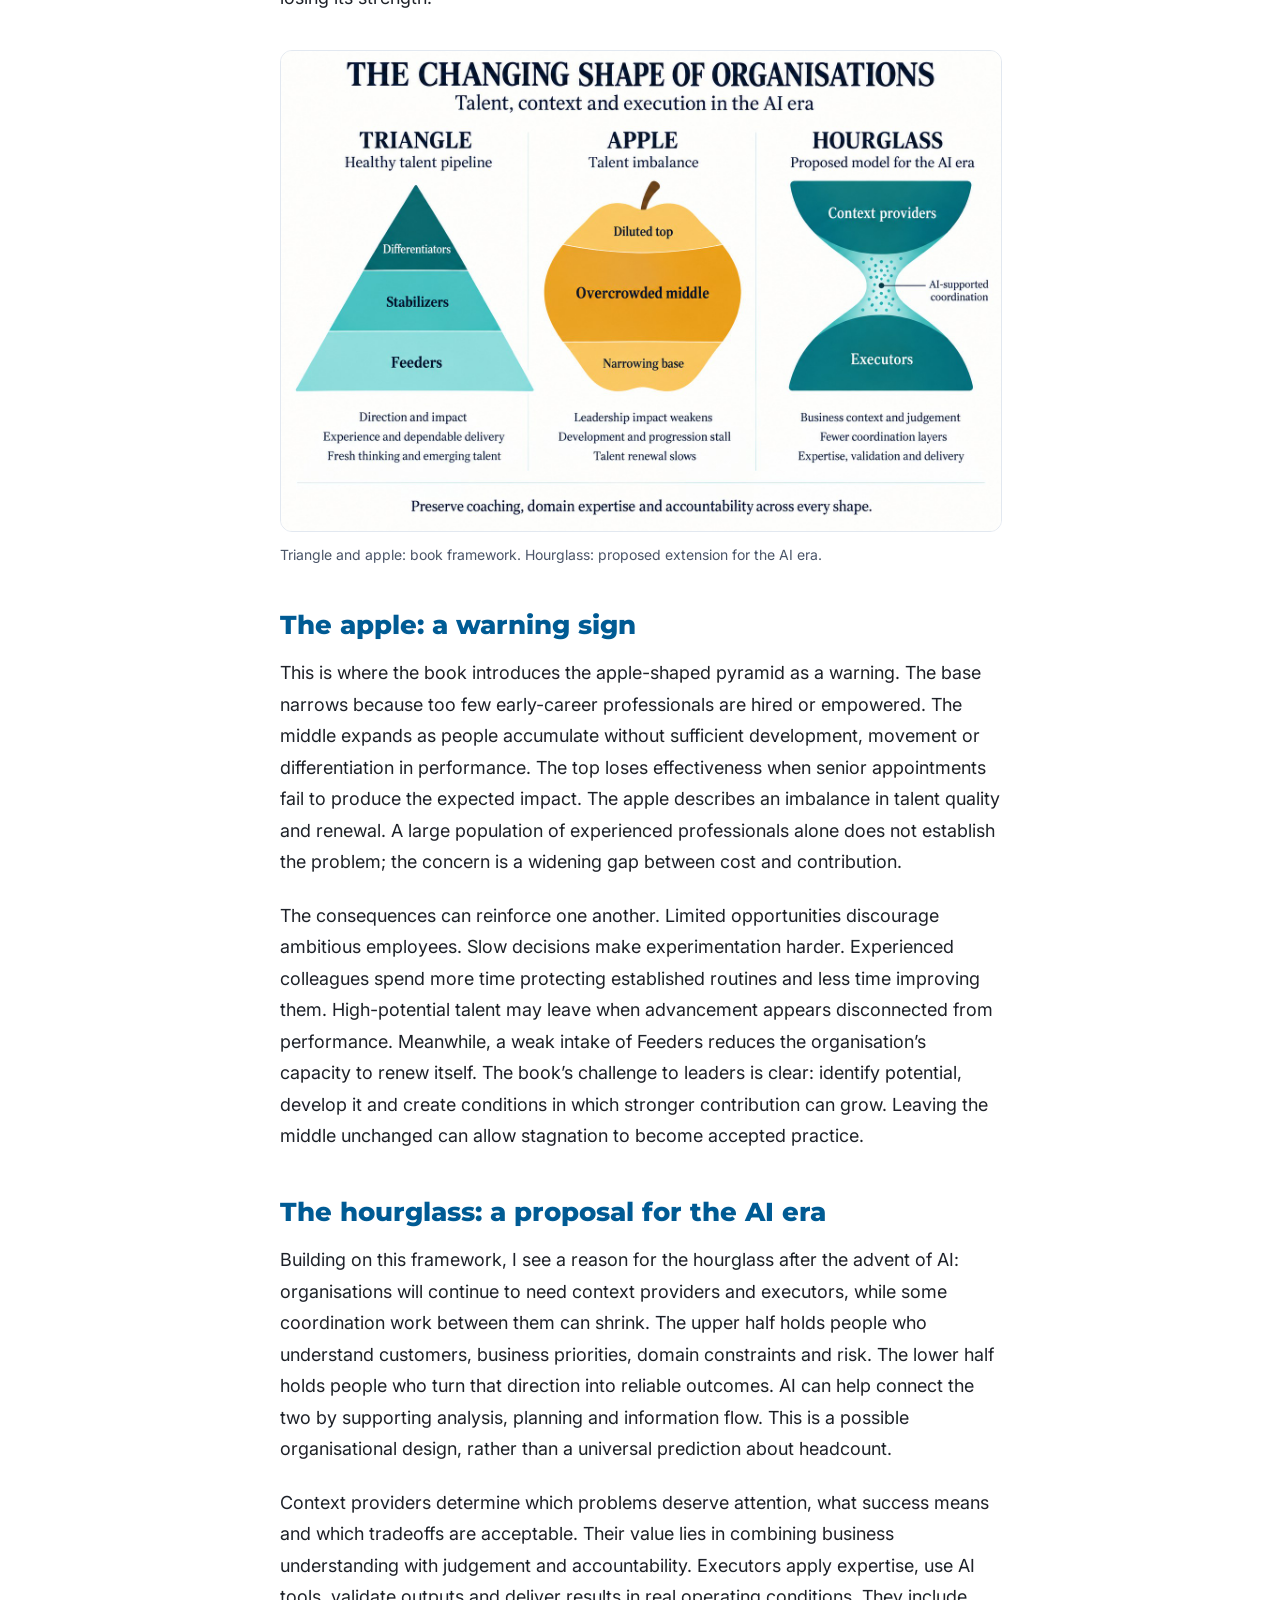
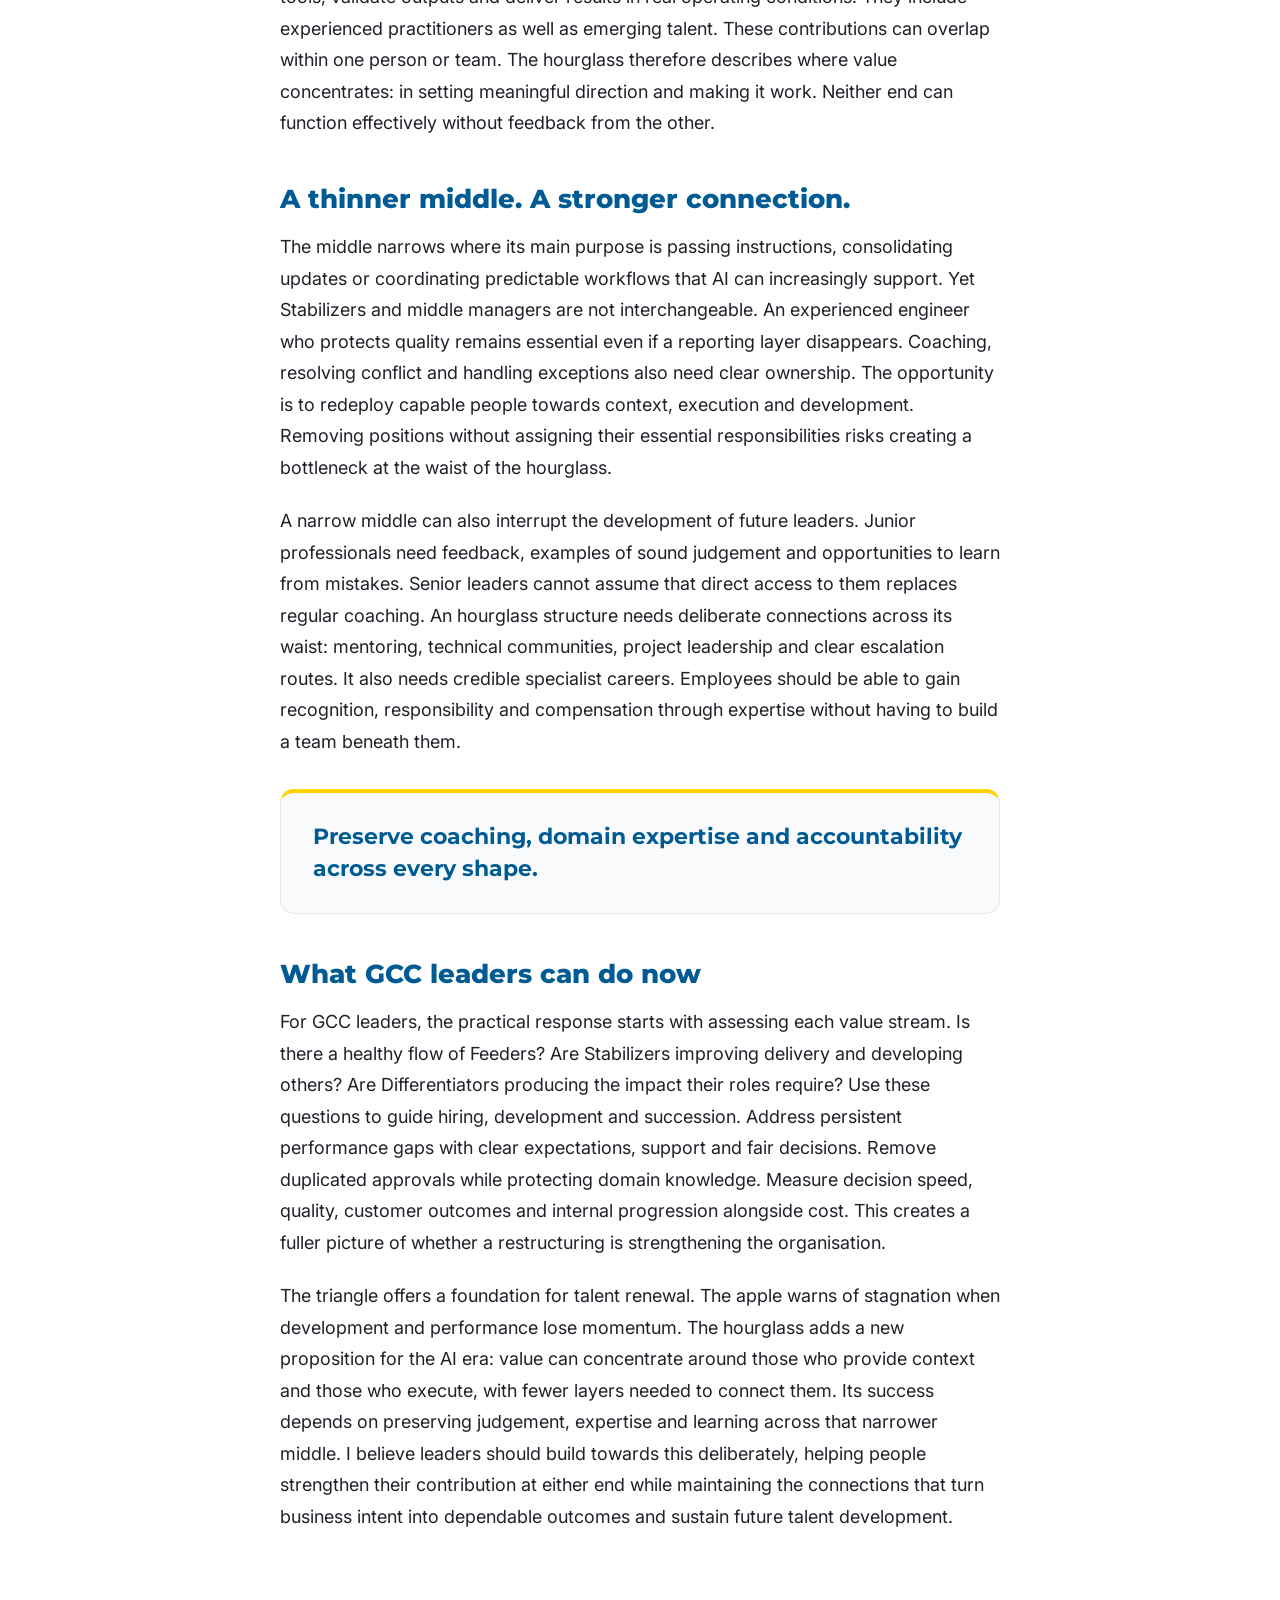
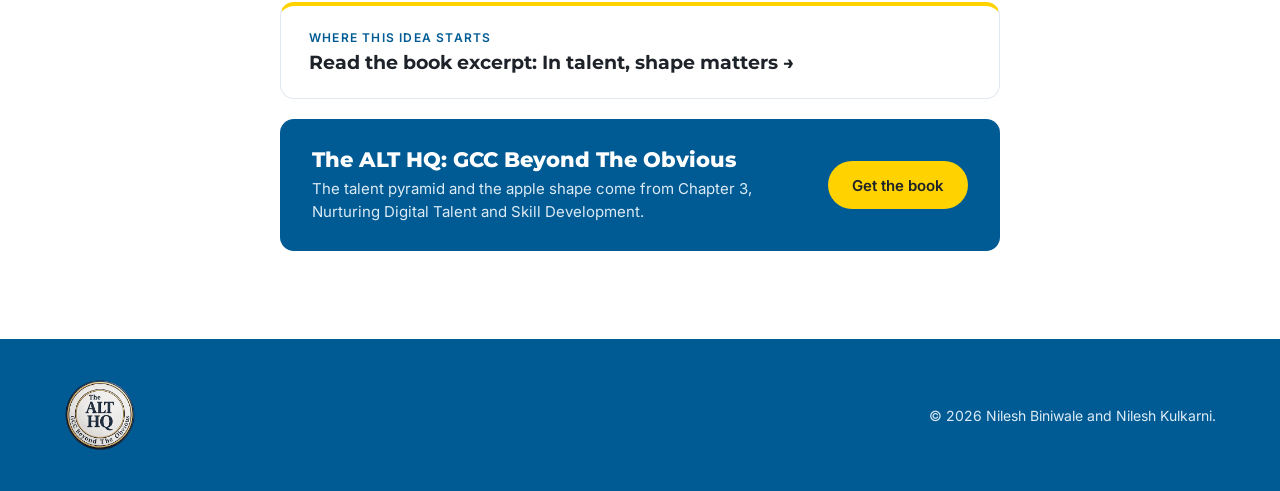
<file: insights/triangle-apple-hourglass.html>
<!doctype html>
<html lang="en-IN">
<head>
<meta charset="utf-8">
<meta name="viewport" content="width=device-width, initial-scale=1">
<title>From Triangle to Apple to Hourglass | The ALT HQ</title>
<meta name="description" content="Nilesh Biniwale on how organisational shape is changing in the AI era.">
<meta property="og:title" content="From Triangle to Apple to Hourglass | The ALT HQ">
<meta property="og:description" content="Nilesh Biniwale on how organisational shape is changing in the AI era.">
<meta property="og:type" content="article">
<meta property="og:image" content="../assets/cover-front-flat.jpg">
<meta name="theme-color" content="#005B94">
<link rel="icon" href="../assets/seal.png">
<link rel="preconnect" href="https://fonts.googleapis.com">
<link href="https://fonts.googleapis.com/css2?family=Montserrat:wght@600;700;800;900&amp;family=Inter:wght@400;500;600&amp;display=swap" rel="stylesheet">
<link rel="stylesheet" href="../css/article.css">
</head>
<body>
<div style="font-family: 'Inter', -apple-system, sans-serif; color: #1E2229; background: #FFFFFF; width: 100%; min-height: 100vh">

<header class="art-pad" style="position: sticky; top: 0; z-index: 10; background: #FFFFFF; border-bottom: 1px solid #E2E8F0; padding: 0 64px">
<nav style="max-width: 1240px; margin: 0 auto; height: 76px; display: flex; align-items: center; justify-content: space-between; gap: 24px" aria-label="Main">
<a href="../index.html" aria-label="The ALT HQ home" style="display: flex; align-items: center; text-decoration: none"><img src="../assets/wordmark.png" alt="The ALT HQ" class="art-logo" style="height: 46px; width: auto; display: block"></a>
<div class="art-nav-links" style="display: flex; align-items: center; gap: 32px; font-size: 15px; font-weight: 500">
<a href="../index.html#book" style="color: #1E2229; text-decoration: none">The Book</a>
<a href="../index.html#authors" style="color: #1E2229; text-decoration: none">Authors</a>
<a href="../index.html#insights" style="color: #005B94; text-decoration: none; font-weight: 600">Insights</a>
<a href="../index.html#work" style="color: #1E2229; text-decoration: none">Work With Us</a>
</div>
<a href="../index.html#buy" style="display: inline-flex; align-items: center; min-height: 44px; padding: 0 22px; border-radius: 999px; background: #FFD200; color: #1E2229; font-weight: 600; font-size: 15px; text-decoration: none">Buy the book</a>
</nav>
</header>

<article>
<div class="art-pad" style="background: #005B94; color: #FFFFFF; padding: 72px 64px 64px">
<div style="max-width: 760px; margin: 0 auto; display: flex; flex-direction: column; gap: 20px">
<a href="../index.html#insights" style="color: #CBE6F5; font-size: 14px; font-weight: 500; text-decoration: none">← All insights</a>
<span style="font-size: 13px; font-weight: 600; letter-spacing: 0.1em; text-transform: uppercase; color: #FFD200">Leadership  |  Talent  |  AI</span>
<h1 class="art-h1" style="margin: 0; font-family: 'Montserrat', sans-serif; font-weight: 900; font-size: 54px; line-height: 1.08; letter-spacing: -0.01em">From Triangle to Apple to Hourglass</h1>
<p style="margin: 0; font-size: 22px; line-height: 1.45; color: #E2EEF6">The Organisation in the AI Era</p>
<div style="display: flex; align-items: center; gap: 16px; padding-top: 12px">
<img src="../assets/author-biniwale.jpg" alt="Nilesh Biniwale" style="width: 56px; height: 56px; border-radius: 50%; object-fit: cover; border: 2px solid #FFD200; display: block">
<div style="display: flex; flex-direction: column; gap: 2px">
<span style="font-weight: 600; font-size: 16px">Nilesh Biniwale</span>
<span style="font-size: 14px; color: #CBE6F5">Managing Director, Pattern  ·  Co-author, The ALT HQ  ·  7 min read</span>
</div>
</div>
</div>
</div>

<div class="art-pad art-body" style="padding: 56px 64px 24px">
<div style="max-width: 720px; margin: 0 auto">
<p>An organisation’s shape tells us where talent enters, how capability develops and where decisions get made. The familiar triangle, the distorted apple and the emerging hourglass each tell a different story. For leaders of Global Capability Centres, understanding these shapes is a practical responsibility. Each structure influences cost, execution, innovation and the development of future leaders. As businesses examine management layers and introduce AI into workflows, the central question is whether they are improving the flow of talent or simply changing the silhouette.</p>
<p>The book’s discussion of the talent pyramid begins with three groups: Feeders, Stabilizers and Differentiators. These describe contributions to organisational capability, rather than merely job titles. Feeders bring curiosity and fresh thinking. Stabilizers provide experience, discipline and dependable delivery. Differentiators translate strategic ambition into execution and create exceptional impact. A healthy organisation needs all three. Its strength comes from how effectively they work together and how deliberately people are developed to take on greater responsibility.</p>
<p>In the triangular model, a broad base of Feeders creates a continuing supply of emerging talent. These professionals need meaningful problems, ownership and access to experienced colleagues. Their questions can challenge practices that others have stopped examining. The middle layer of Stabilizers evaluates ideas, manages risks and makes promising approaches repeatable. At the top, a smaller group of Differentiators provides direction, expertise and accountability. The book argues that this balance should exist within each value stream, making talent development part of everyday delivery.</p>
<p>The triangle is therefore more than a staffing ratio. It is a development system. Feeders build judgement through practice. Stabilizers deepen their expertise and prepare for broader influence. Differentiators create opportunities for others while delivering business outcomes. Progression should reflect demonstrated capability and potential. When organisations reward tenure without examining contribution, or hire senior people without testing their ability to deliver, this system begins to weaken. The reporting chart may still look triangular even while the underlying talent pyramid is losing its strength.</p>
<figure style="margin: 36px 0 40px">
<img src="../assets/shapes-diagram.jpg" alt="The changing shape of organisations: the triangle as a healthy talent pipeline, the apple as a talent imbalance, and the hourglass as a proposed model for the AI era with context providers above, executors below and AI-supported coordination at the waist" style="width: 100%; height: auto; display: block; border-radius: 12px; border: 1px solid #E2E8F0">
<figcaption style="margin-top: 12px; font-size: 14px; line-height: 1.5; color: #4A5568">Triangle and apple: book framework. Hourglass: proposed extension for the AI era.</figcaption>
</figure>
<h2>The apple: a warning sign</h2>
<p>This is where the book introduces the apple-shaped pyramid as a warning. The base narrows because too few early-career professionals are hired or empowered. The middle expands as people accumulate without sufficient development, movement or differentiation in performance. The top loses effectiveness when senior appointments fail to produce the expected impact. The apple describes an imbalance in talent quality and renewal. A large population of experienced professionals alone does not establish the problem; the concern is a widening gap between cost and contribution.</p>
<p>The consequences can reinforce one another. Limited opportunities discourage ambitious employees. Slow decisions make experimentation harder. Experienced colleagues spend more time protecting established routines and less time improving them. High-potential talent may leave when advancement appears disconnected from performance. Meanwhile, a weak intake of Feeders reduces the organisation’s capacity to renew itself. The book’s challenge to leaders is clear: identify potential, develop it and create conditions in which stronger contribution can grow. Leaving the middle unchanged can allow stagnation to become accepted practice.</p>
<h2>The hourglass: a proposal for the AI era</h2>
<p>Building on this framework, I see a reason for the hourglass after the advent of AI: organisations will continue to need context providers and executors, while some coordination work between them can shrink. The upper half holds people who understand customers, business priorities, domain constraints and risk. The lower half holds people who turn that direction into reliable outcomes. AI can help connect the two by supporting analysis, planning and information flow. This is a possible organisational design, rather than a universal prediction about headcount.</p>
<p>Context providers determine which problems deserve attention, what success means and which tradeoffs are acceptable. Their value lies in combining business understanding with judgement and accountability. Executors apply expertise, use AI tools, validate outputs and deliver results in real operating conditions. They include experienced practitioners as well as emerging talent. These contributions can overlap within one person or team. The hourglass therefore describes where value concentrates: in setting meaningful direction and making it work. Neither end can function effectively without feedback from the other.</p>
<h2>A thinner middle. A stronger connection.</h2>
<p>The middle narrows where its main purpose is passing instructions, consolidating updates or coordinating predictable workflows that AI can increasingly support. Yet Stabilizers and middle managers are not interchangeable. An experienced engineer who protects quality remains essential even if a reporting layer disappears. Coaching, resolving conflict and handling exceptions also need clear ownership. The opportunity is to redeploy capable people towards context, execution and development. Removing positions without assigning their essential responsibilities risks creating a bottleneck at the waist of the hourglass.</p>
<p>A narrow middle can also interrupt the development of future leaders. Junior professionals need feedback, examples of sound judgement and opportunities to learn from mistakes. Senior leaders cannot assume that direct access to them replaces regular coaching. An hourglass structure needs deliberate connections across its waist: mentoring, technical communities, project leadership and clear escalation routes. It also needs credible specialist careers. Employees should be able to gain recognition, responsibility and compensation through expertise without having to build a team beneath them.</p>
<figure style="margin: 32px 0 36px; padding: 28px 32px; border-radius: 14px; background: #F8FAFC; border: 1px solid #E2E8F0; border-top: 4px solid #FFD200">
<blockquote style="margin: 0; font-family: 'Montserrat', sans-serif; font-weight: 700; font-size: 22px; line-height: 1.45; color: #005B94">Preserve coaching, domain expertise and accountability across every shape.</blockquote>
</figure>
<h2>What GCC leaders can do now</h2>
<p>For GCC leaders, the practical response starts with assessing each value stream. Is there a healthy flow of Feeders? Are Stabilizers improving delivery and developing others? Are Differentiators producing the impact their roles require? Use these questions to guide hiring, development and succession. Address persistent performance gaps with clear expectations, support and fair decisions. Remove duplicated approvals while protecting domain knowledge. Measure decision speed, quality, customer outcomes and internal progression alongside cost. This creates a fuller picture of whether a restructuring is strengthening the organisation.</p>
<p>The triangle offers a foundation for talent renewal. The apple warns of stagnation when development and performance lose momentum. The hourglass adds a new proposition for the AI era: value can concentrate around those who provide context and those who execute, with fewer layers needed to connect them. Its success depends on preserving judgement, expertise and learning across that narrower middle. I believe leaders should build towards this deliberately, helping people strengthen their contribution at either end while maintaining the connections that turn business intent into dependable outcomes and sustain future talent development.</p>
</div>
</div>

<div class="art-pad" style="padding: 24px 64px 88px">
<div style="max-width: 720px; margin: 0 auto; display: flex; flex-direction: column; gap: 20px">
<a class="alt-hov" href="talent-shape-matters.html" style="display: flex; flex-direction: column; gap: 6px; padding: 24px 28px; border-radius: 14px; border: 1px solid #E2E8F0; border-top: 4px solid #FFD200; text-decoration: none; color: #1E2229">
<span style="font-size: 12px; font-weight: 600; letter-spacing: 0.1em; text-transform: uppercase; color: #005B94">Where this idea starts</span>
<span style="font-family: 'Montserrat', sans-serif; font-weight: 700; font-size: 19px">Read the book excerpt: In talent, shape matters →</span>
</a>
<div style="display: flex; flex-wrap: wrap; align-items: center; justify-content: space-between; gap: 20px; padding: 28px 32px; border-radius: 14px; background: #005B94; color: #FFFFFF">
<div style="display: flex; flex-direction: column; gap: 6px; max-width: 440px">
<span style="font-family: 'Montserrat', sans-serif; font-weight: 800; font-size: 21px">The ALT HQ: GCC Beyond The Obvious</span>
<span style="font-size: 15px; line-height: 1.5; color: #DCEBF5">The talent pyramid and the apple shape come from Chapter 3, Nurturing Digital Talent and Skill Development.</span>
</div>
<a href="../index.html#buy" style="display: inline-flex; align-items: center; min-height: 48px; padding: 0 24px; border-radius: 999px; background: #FFD200; color: #1E2229; font-weight: 600; font-size: 15px; text-decoration: none">Get the book</a>
</div>
</div>
</div>
</article>

<footer class="art-pad" style="background: #005B94; color: #FFFFFF; padding: 40px 64px">
<div style="max-width: 1240px; margin: 0 auto; display: flex; flex-wrap: wrap; align-items: center; justify-content: space-between; gap: 20px">
<img src="../assets/seal.png" alt="The ALT HQ seal" style="width: 72px; height: 72px; display: block">
<span style="font-size: 14px; color: #DCEBF5">© 2026 Nilesh Biniwale and Nilesh Kulkarni.</span>
</div>
</footer>

</div>

</body>
</html>
</file>
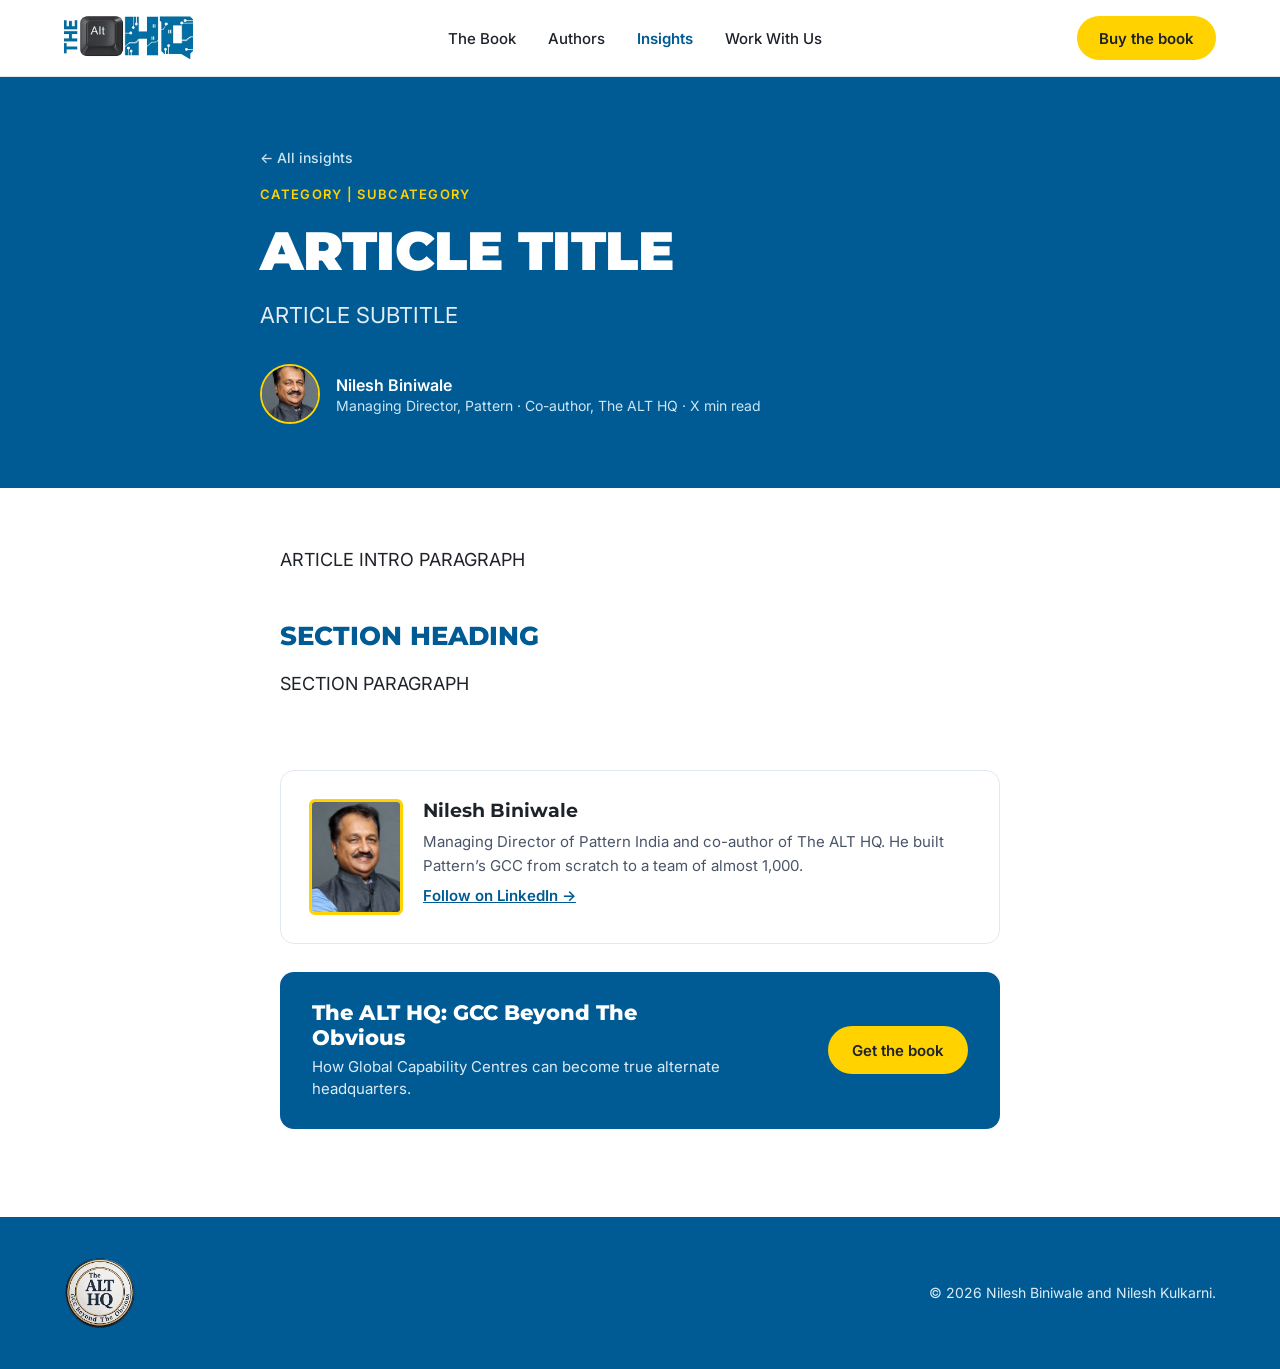
<file: templates/article-template.html>
<!doctype html>
<html lang="en-IN">
<head>
<meta charset="utf-8">
<meta name="viewport" content="width=device-width, initial-scale=1">
<title>ARTICLE TITLE | The ALT HQ</title>
<meta name="description" content="ONE-LINE DESCRIPTION FOR SEARCH AND SOCIAL">
<meta property="og:title" content="ARTICLE TITLE | The ALT HQ">
<meta property="og:description" content="ONE-LINE DESCRIPTION FOR SEARCH AND SOCIAL">
<meta property="og:type" content="article">
<meta property="og:image" content="../assets/cover-front-flat.jpg">
<meta name="theme-color" content="#005B94">
<link rel="icon" href="../assets/seal.png">
<link rel="preconnect" href="https://fonts.googleapis.com">
<link href="https://fonts.googleapis.com/css2?family=Montserrat:wght@600;700;800;900&amp;family=Inter:wght@400;500;600&amp;display=swap" rel="stylesheet">
<link rel="stylesheet" href="../css/article.css">
</head>
<body>
<div style="font-family: 'Inter', -apple-system, sans-serif; color: #1E2229; background: #FFFFFF; width: 100%; min-height: 100vh">

<header class="art-pad" style="position: sticky; top: 0; z-index: 10; background: #FFFFFF; border-bottom: 1px solid #E2E8F0; padding: 0 64px">
<nav style="max-width: 1240px; margin: 0 auto; height: 76px; display: flex; align-items: center; justify-content: space-between; gap: 24px" aria-label="Main">
<a href="../index.html" aria-label="The ALT HQ home" style="display: flex; align-items: center; text-decoration: none"><img src="../assets/wordmark.png" alt="The ALT HQ" class="art-logo" style="height: 46px; width: auto; display: block"></a>
<div class="art-nav-links" style="display: flex; align-items: center; gap: 32px; font-size: 15px; font-weight: 500">
<a href="../index.html#book" style="color: #1E2229; text-decoration: none">The Book</a>
<a href="../index.html#authors" style="color: #1E2229; text-decoration: none">Authors</a>
<a href="../index.html#insights" style="color: #005B94; text-decoration: none; font-weight: 600">Insights</a>
<a href="../index.html#work" style="color: #1E2229; text-decoration: none">Work With Us</a>
</div>
<a href="../index.html#buy" style="display: inline-flex; align-items: center; min-height: 44px; padding: 0 22px; border-radius: 999px; background: #FFD200; color: #1E2229; font-weight: 600; font-size: 15px; text-decoration: none">Buy the book</a>
</nav>
</header>

<article>
<div class="art-pad" style="background: #005B94; color: #FFFFFF; padding: 72px 64px 64px">
<div style="max-width: 760px; margin: 0 auto; display: flex; flex-direction: column; gap: 20px">
<a href="../index.html#insights" style="color: #CBE6F5; font-size: 14px; font-weight: 500; text-decoration: none">← All insights</a>
<span style="font-size: 13px; font-weight: 600; letter-spacing: 0.1em; text-transform: uppercase; color: #FFD200">CATEGORY  |  SUBCATEGORY</span>
<h1 class="art-h1" style="margin: 0; font-family: 'Montserrat', sans-serif; font-weight: 900; font-size: 54px; line-height: 1.08; letter-spacing: -0.01em">ARTICLE TITLE</h1>
<p style="margin: 0; font-size: 22px; line-height: 1.45; color: #E2EEF6">ARTICLE SUBTITLE</p>
<div style="display: flex; align-items: center; gap: 16px; padding-top: 12px">
<img src="../assets/author-biniwale.jpg" alt="Nilesh Biniwale" style="width: 56px; height: 56px; border-radius: 50%; object-fit: cover; border: 2px solid #FFD200; display: block">
<div style="display: flex; flex-direction: column; gap: 2px">
<span style="font-weight: 600; font-size: 16px">Nilesh Biniwale</span>
<span style="font-size: 14px; color: #CBE6F5">Managing Director, Pattern  ·  Co-author, The ALT HQ  ·  X min read</span>
</div>
</div>
</div>
</div>

<div class="art-pad art-body" style="padding: 56px 64px 24px">
<div style="max-width: 720px; margin: 0 auto">
<p>ARTICLE INTRO PARAGRAPH</p>
<h2>SECTION HEADING</h2>
<p>SECTION PARAGRAPH</p>
</div>
</div>

<div class="art-pad" style="padding: 24px 64px 88px">
<div style="max-width: 720px; margin: 0 auto; display: flex; flex-direction: column; gap: 28px">
<div style="display: flex; gap: 20px; align-items: flex-start; padding: 28px; border-radius: 14px; border: 1px solid #E2E8F0">
<img src="../assets/author-biniwale.jpg" alt="Nilesh Biniwale" style="width: 88px; height: 110px; object-fit: cover; border: 3px solid #FFD200; border-radius: 6px; flex-shrink: 0; display: block">
<div style="display: flex; flex-direction: column; gap: 8px">
<span style="font-family: 'Montserrat', sans-serif; font-weight: 700; font-size: 19px">Nilesh Biniwale</span>
<p style="margin: 0; font-size: 15px; line-height: 1.6; color: #4A5568">Managing Director of Pattern India and co-author of The ALT HQ. He built Pattern’s GCC from scratch to a team of almost 1,000.</p>
<a href="https://www.linkedin.com/in/nileshbiniwale/" target="_blank" rel="noopener" style="font-size: 15px; font-weight: 600">Follow on LinkedIn →</a>
</div>
</div>
<div style="display: flex; flex-wrap: wrap; align-items: center; justify-content: space-between; gap: 20px; padding: 28px 32px; border-radius: 14px; background: #005B94; color: #FFFFFF">
<div style="display: flex; flex-direction: column; gap: 6px; max-width: 420px">
<span style="font-family: 'Montserrat', sans-serif; font-weight: 800; font-size: 21px">The ALT HQ: GCC Beyond The Obvious</span>
<span style="font-size: 15px; line-height: 1.5; color: #DCEBF5">How Global Capability Centres can become true alternate headquarters.</span>
</div>
<a href="../index.html#buy" style="display: inline-flex; align-items: center; min-height: 48px; padding: 0 24px; border-radius: 999px; background: #FFD200; color: #1E2229; font-weight: 600; font-size: 15px; text-decoration: none">Get the book</a>
</div>
</div>
</div>
</article>

<footer class="art-pad" style="background: #005B94; color: #FFFFFF; padding: 40px 64px">
<div style="max-width: 1240px; margin: 0 auto; display: flex; flex-wrap: wrap; align-items: center; justify-content: space-between; gap: 20px">
<img src="../assets/seal.png" alt="The ALT HQ seal" style="width: 72px; height: 72px; display: block">
<span style="font-size: 14px; color: #DCEBF5">© 2026 Nilesh Biniwale and Nilesh Kulkarni.</span>
</div>
</footer>

</div>

</body>
</html>
</file>
<file: css/article.css>
/* The ALT HQ: article page styles */
html{-webkit-text-size-adjust:100%;text-size-adjust:100%;scroll-padding-top:84px}
body{margin:0;background:#FFFFFF;overflow-x:hidden}
img{max-width:100%}
a{color:#005B94}a:hover{color:#003F68}
a:focus-visible,button:focus-visible{outline:3px solid #FFD200;outline-offset:3px}
.art-body p{margin:0 0 22px;font-size:18px;line-height:1.75;color:#1E2229}
.art-body h2{margin:44px 0 16px;font-family:'Montserrat',sans-serif;font-weight:800;font-size:26px;line-height:1.25;color:#005B94}
.alt-hov{transition:transform .25s ease,box-shadow .25s ease}
@media (hover: hover) and (pointer: fine){.alt-hov:hover{transform:translateY(-4px);box-shadow:0 16px 32px rgba(0,40,70,.16)}}
@media (prefers-reduced-motion: reduce){.alt-hov{transition:none}}
@media (max-width: 960px){
.art-nav-links{display:none !important}
.art-pad{padding-left:24px !important;padding-right:24px !important}
.art-h1{font-size:42px !important}
}
@media (max-width: 640px){
.art-pad{padding-left:18px !important;padding-right:18px !important}
.art-h1{font-size:32px !important}
.art-body p{font-size:17px;line-height:1.7}
.art-body h2{font-size:22px;margin-top:36px}
.art-body figure{padding:20px !important}
.art-body blockquote{font-size:19px !important}
.art-author-card{flex-direction:column !important;padding:20px !important}
.art-logo{height:38px !important}
}
</file>
